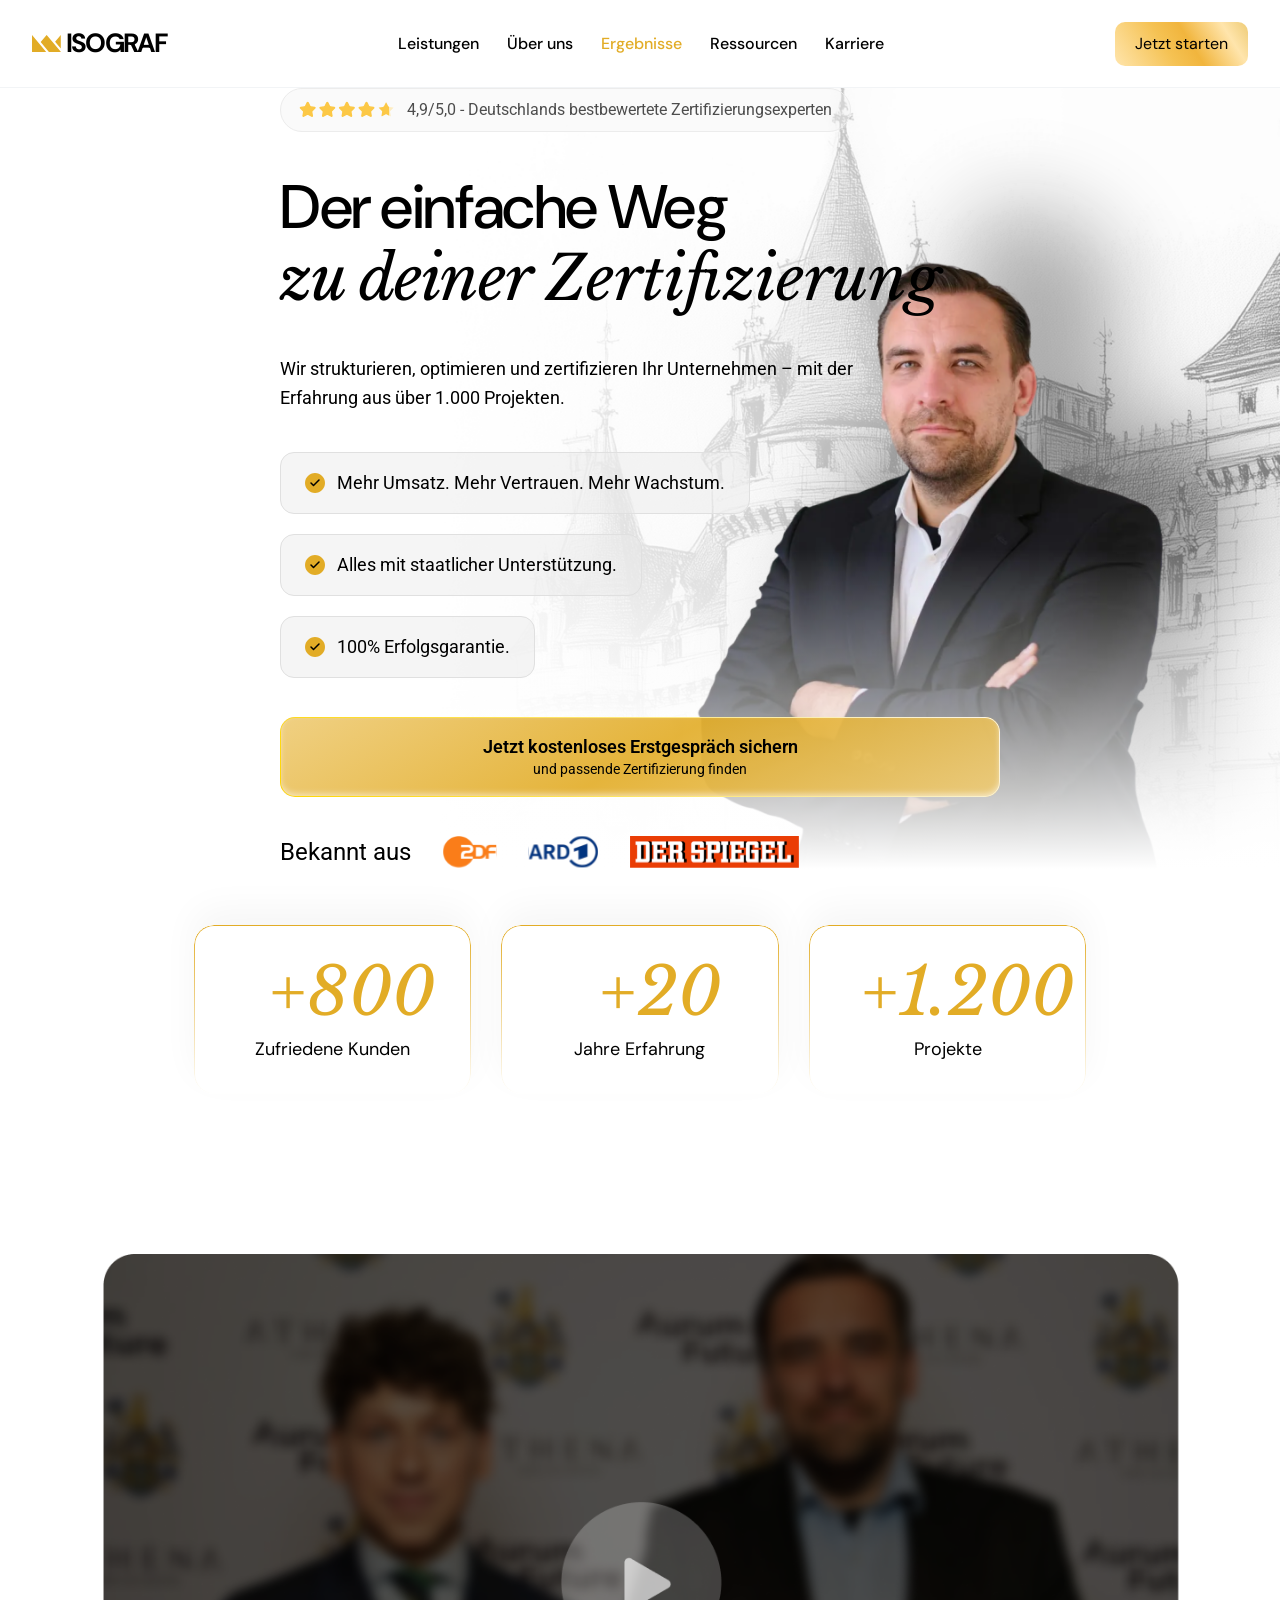
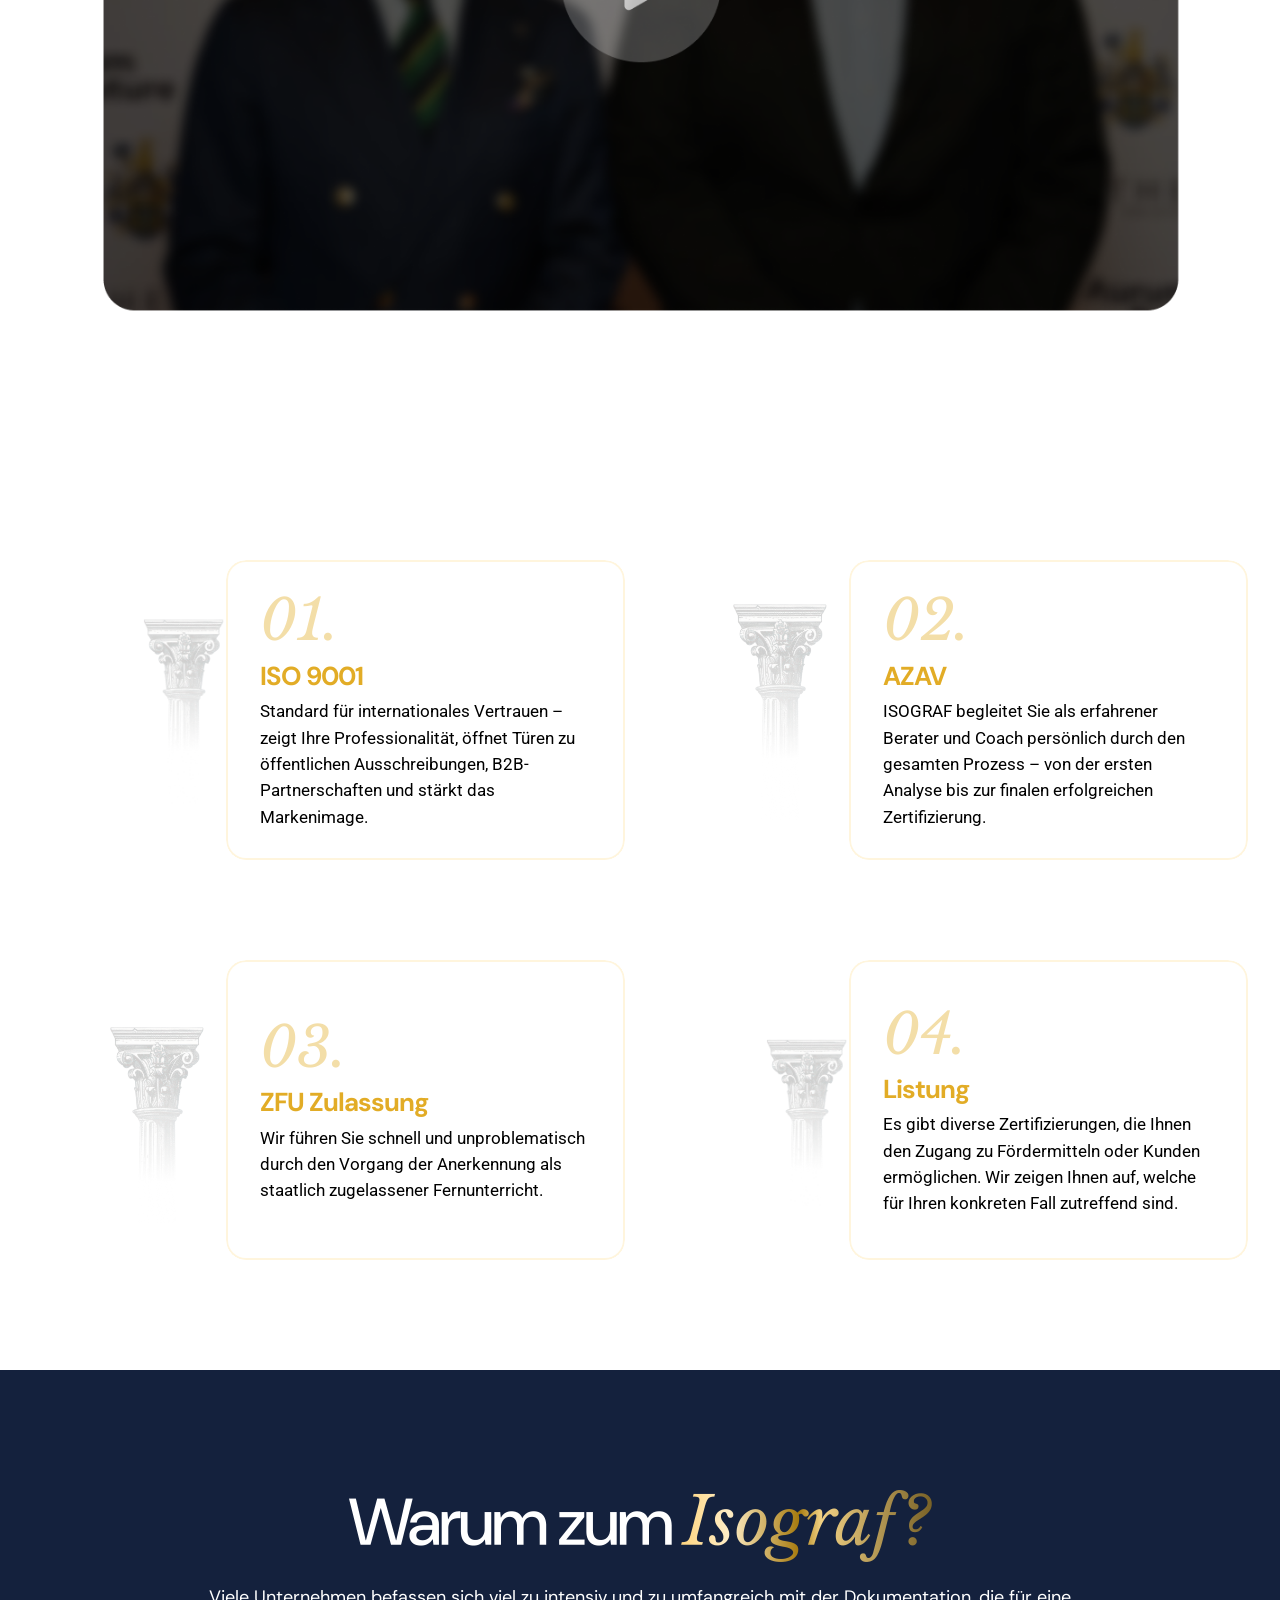
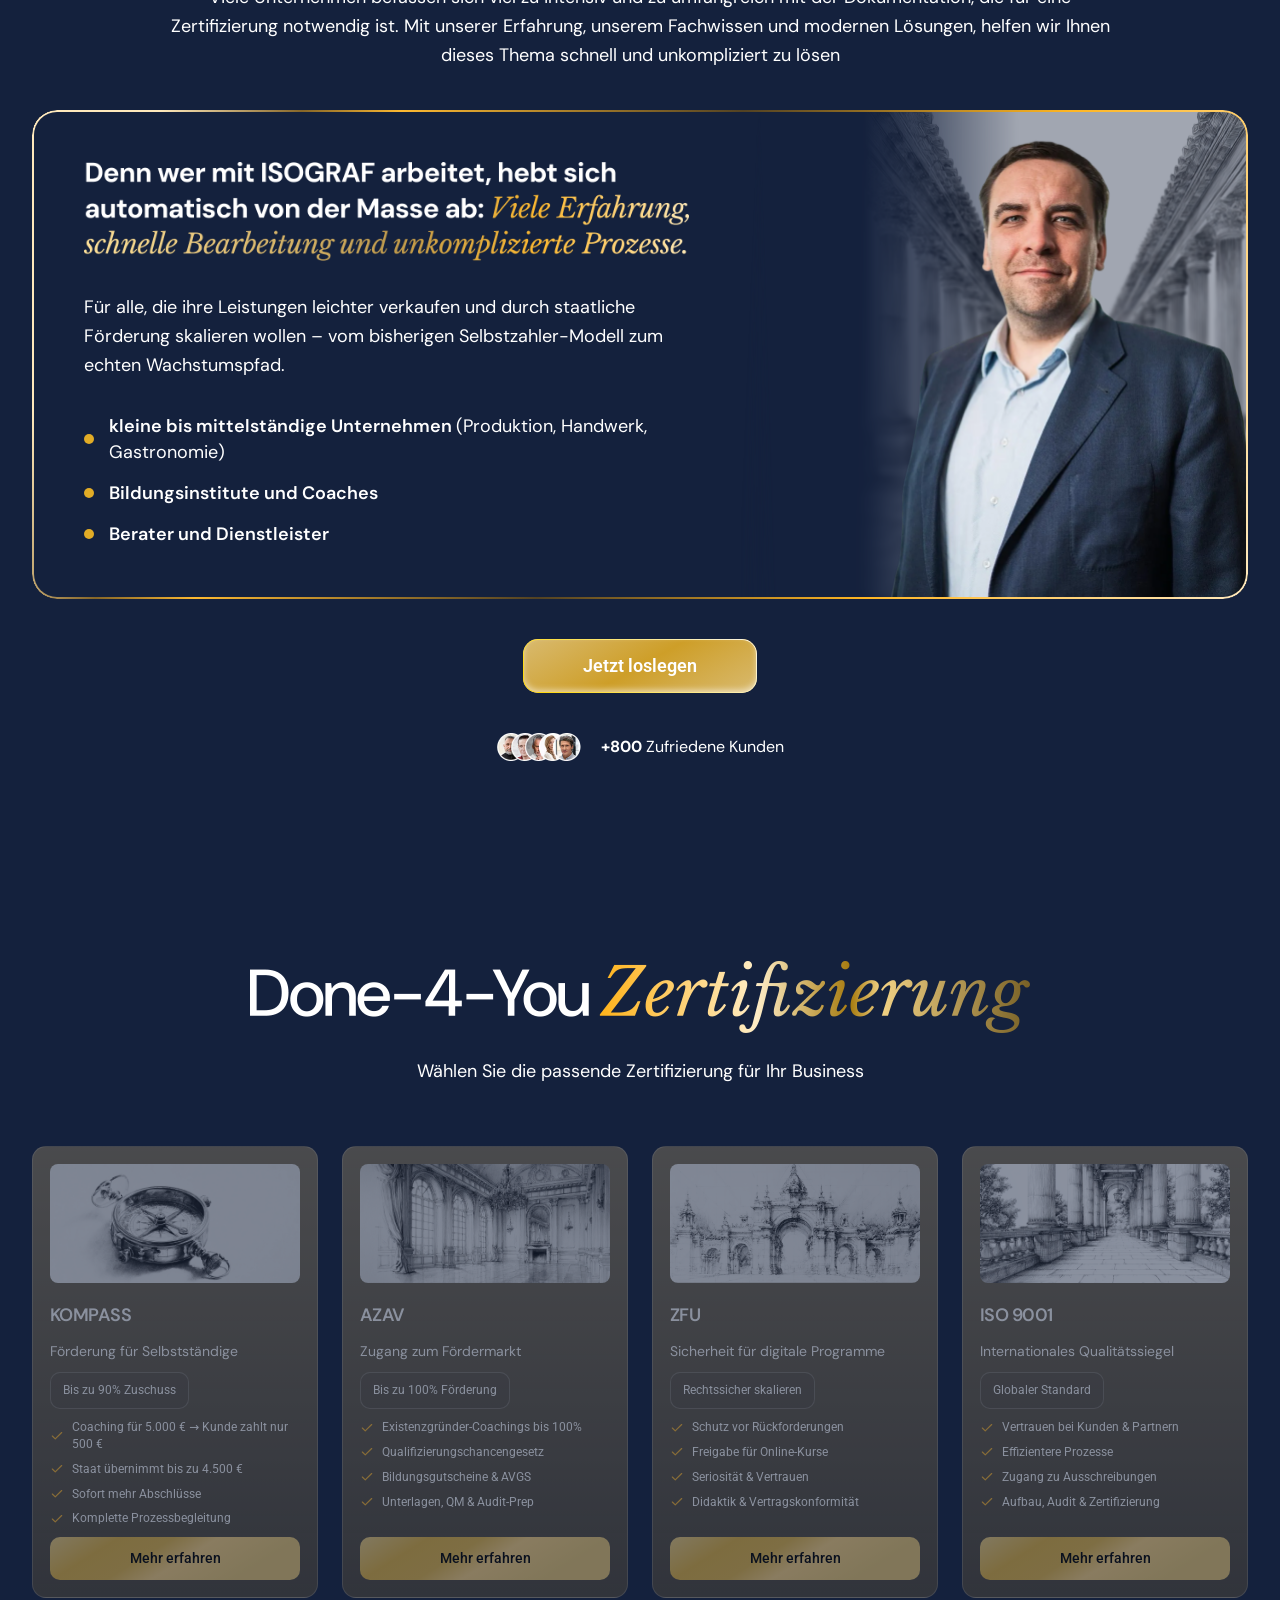
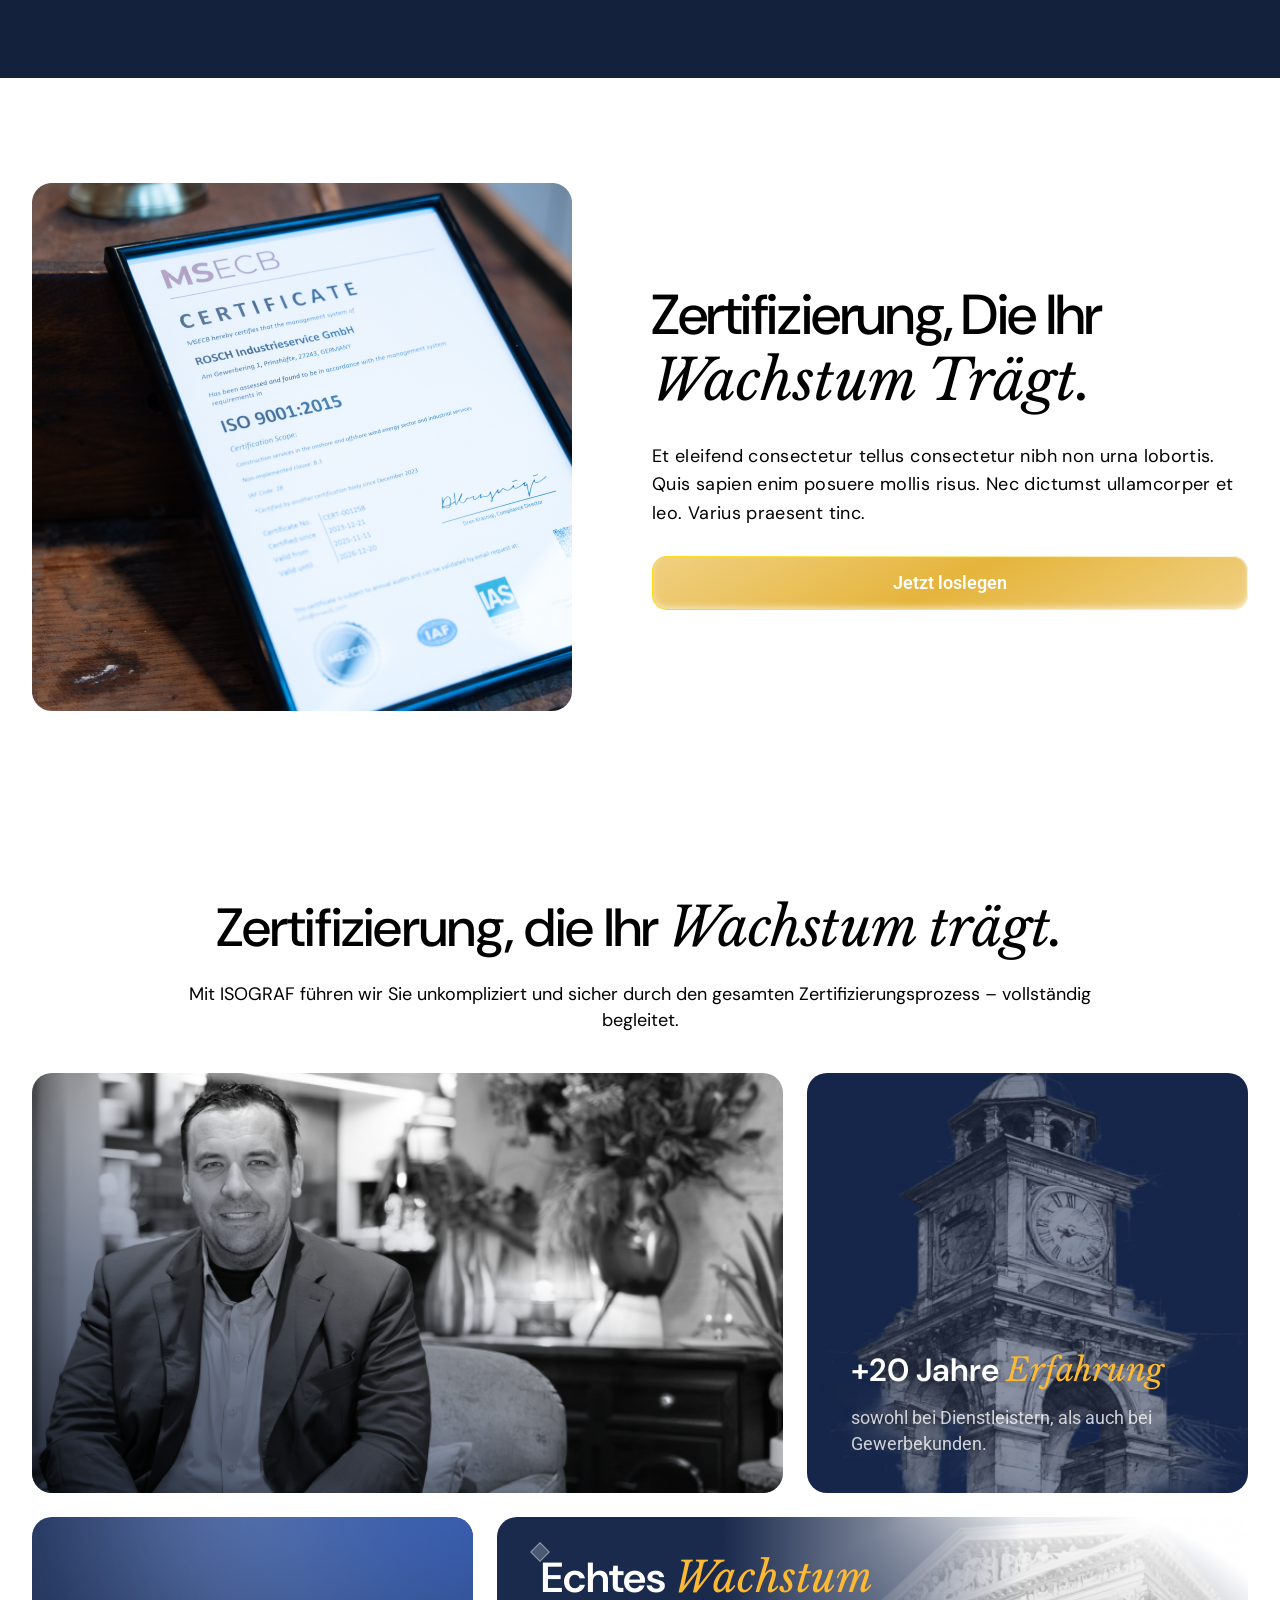
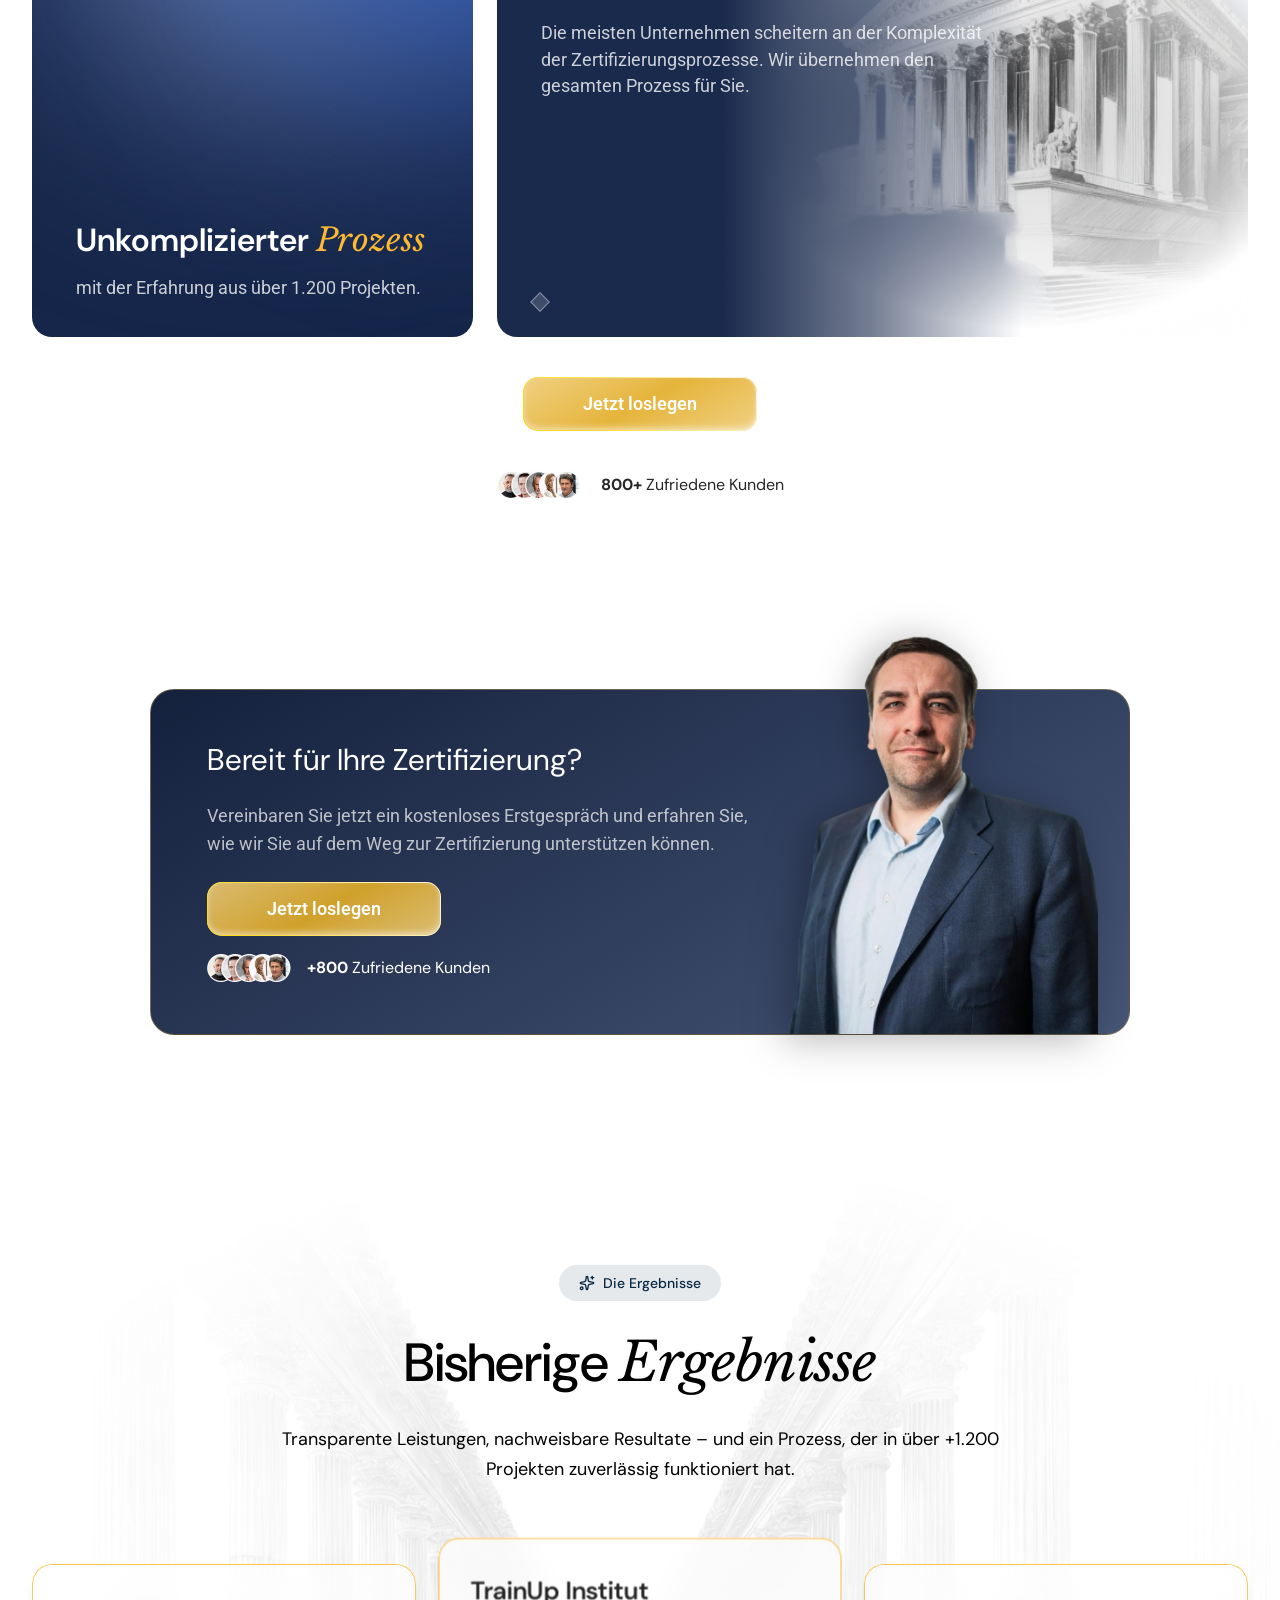
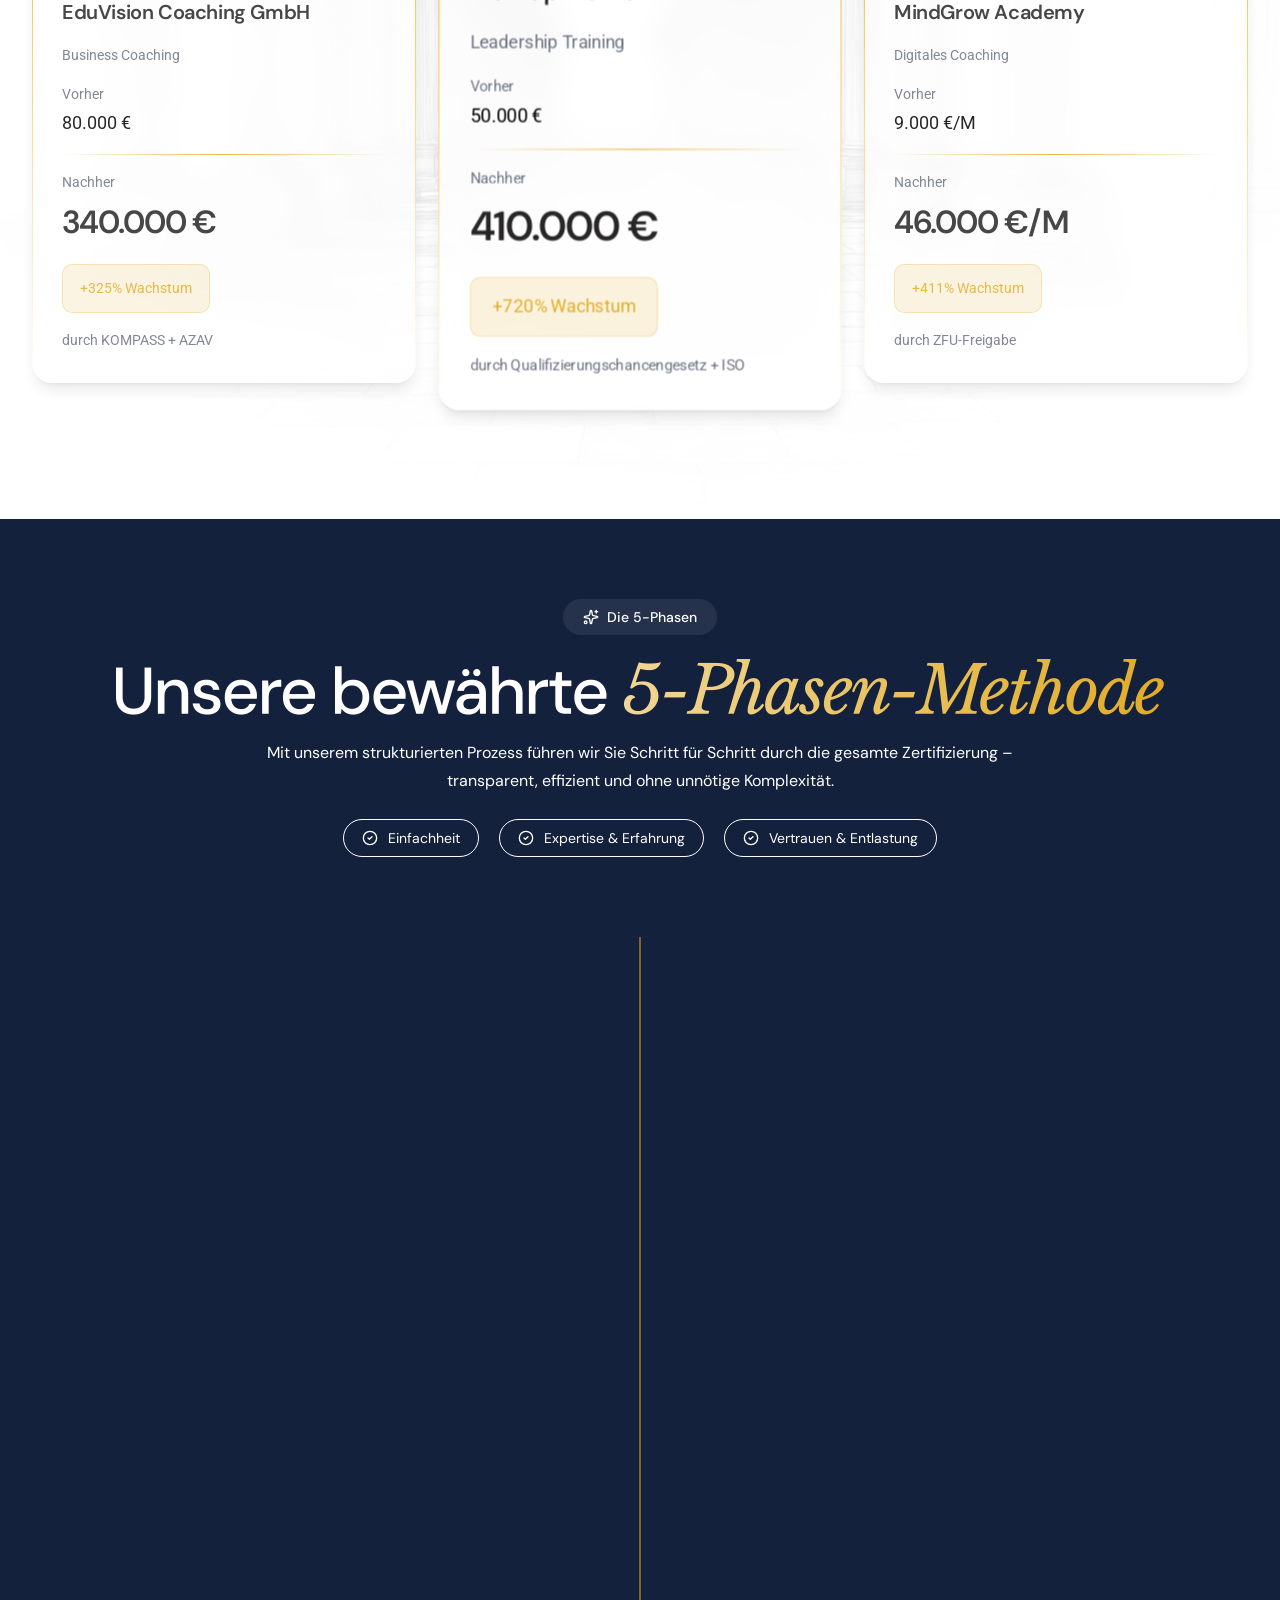
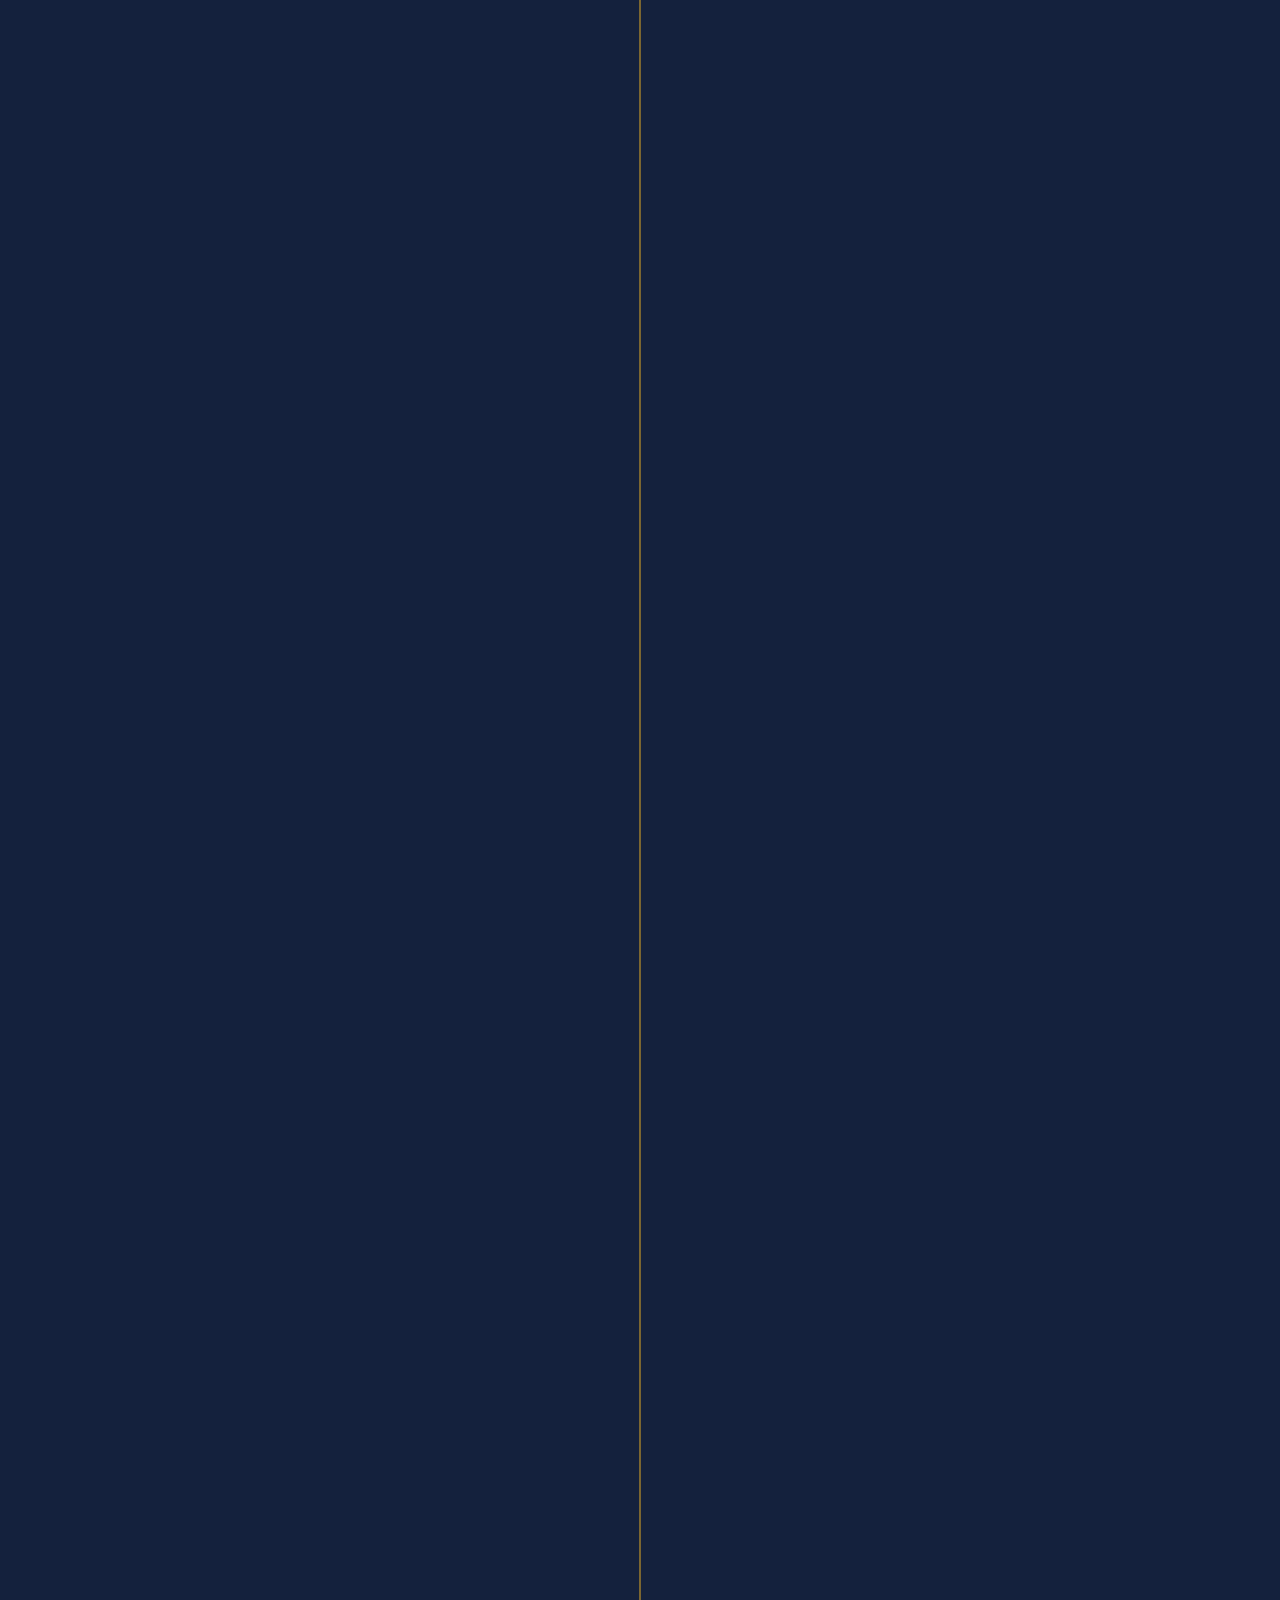
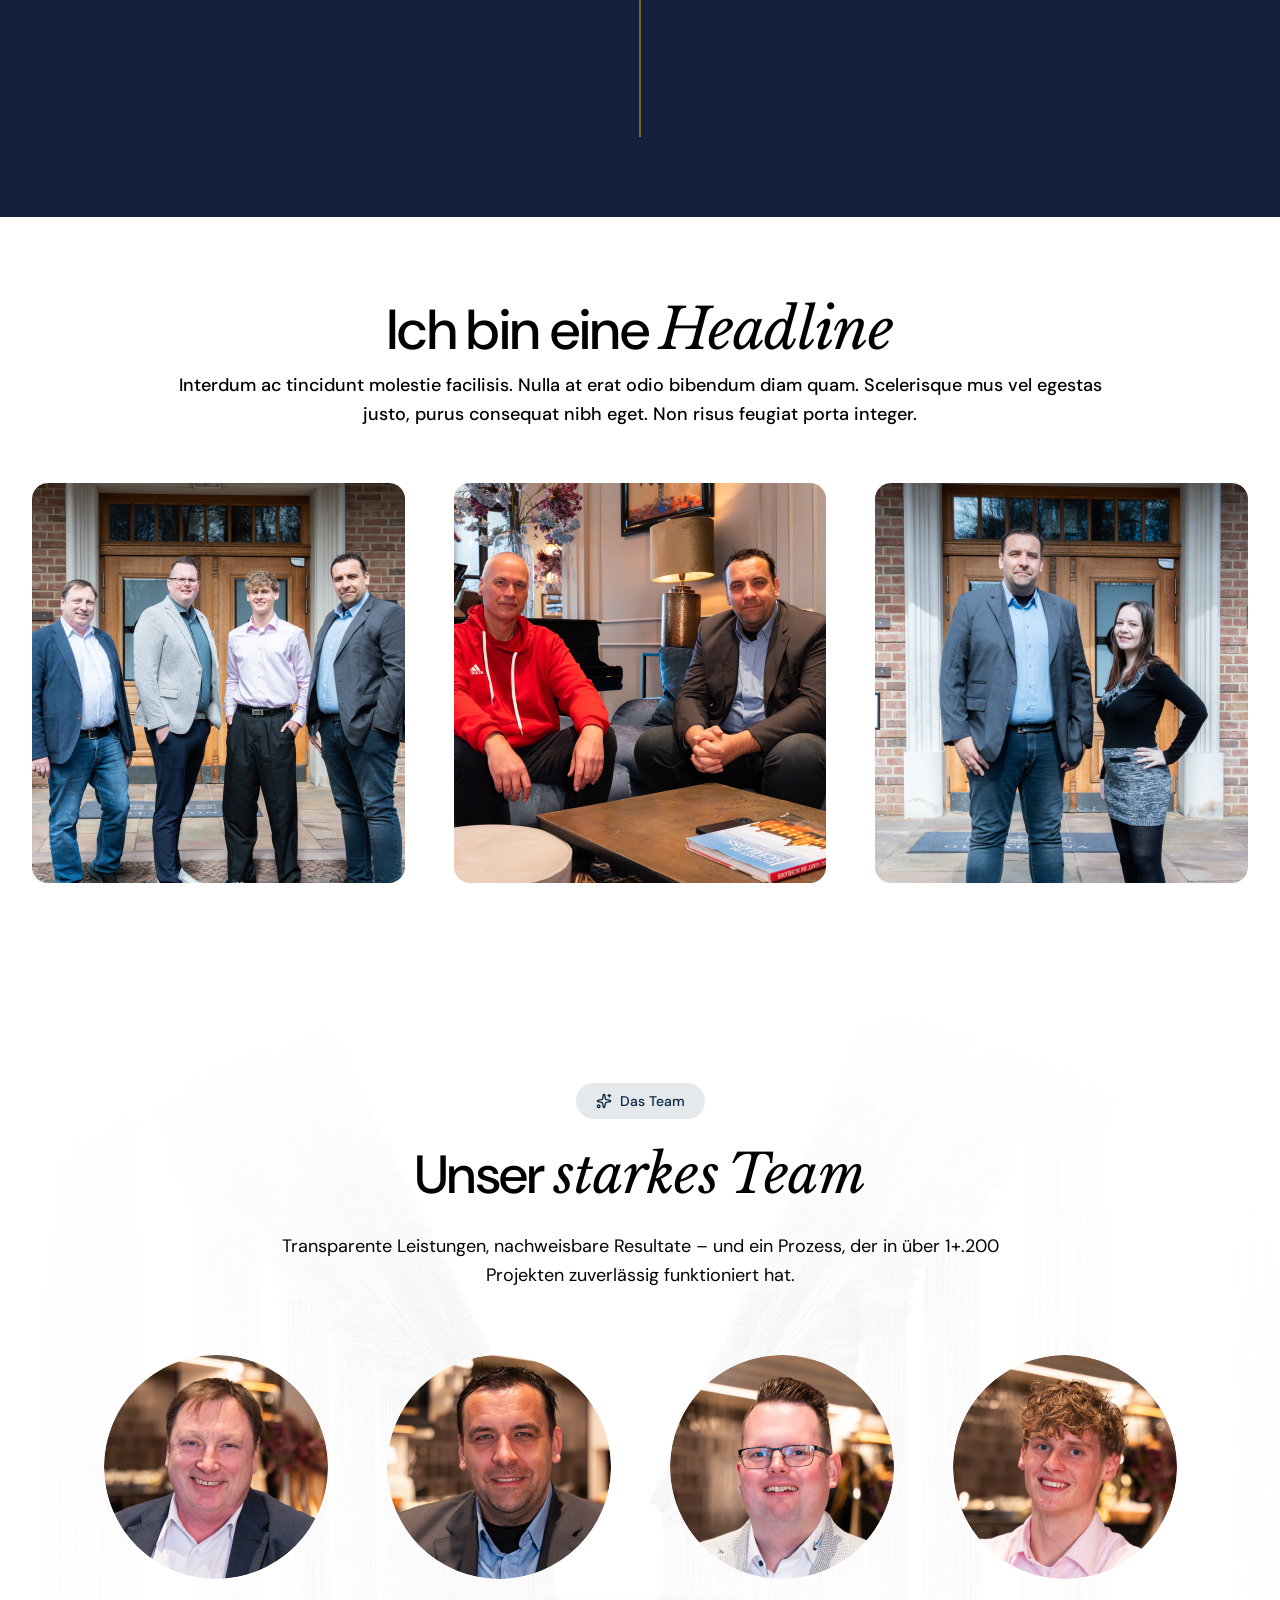
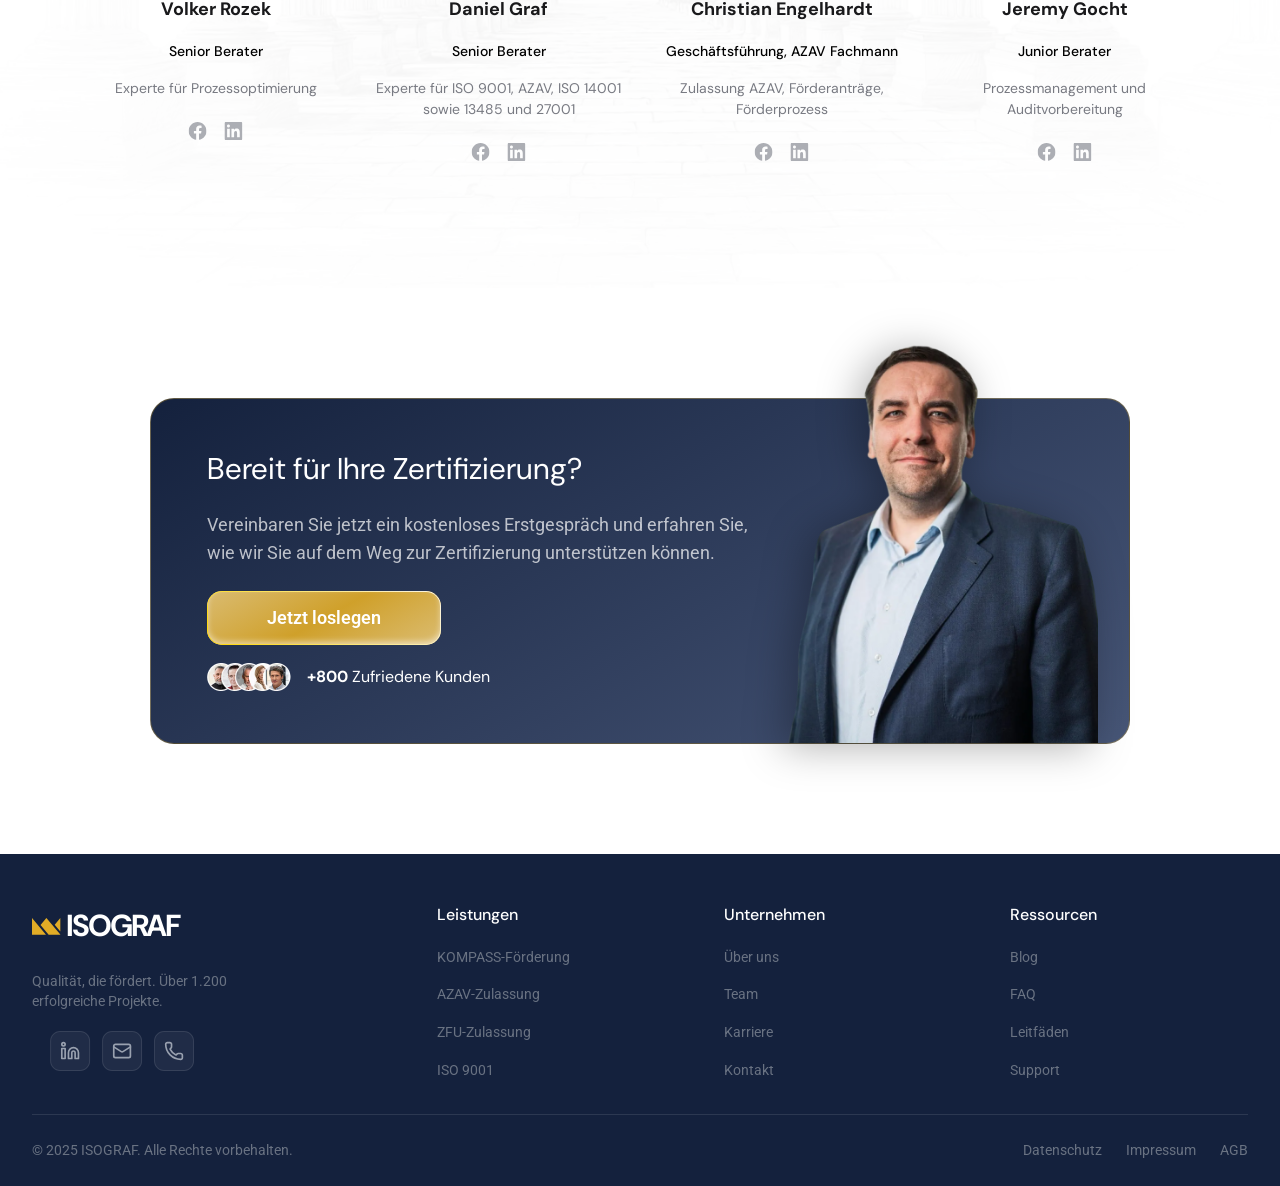
<file: index.html>
<!DOCTYPE html>
<html lang="de">
<head>
  <meta charset="UTF-8" />
  <meta name="viewport" content="width=device-width, initial-scale=1" />
  <title>ISOGRAF — Der einfache Weg zu deiner Zertifizierung</title>
  <meta name="description" content="Wir strukturieren, optimieren und zertifizieren Ihr Unternehmen – mit der Erfahrung aus über 1.000 Projekten. ISO 9001, AZAV, ZFU und mehr." />
  <link rel="preconnect" href="https://fonts.googleapis.com" />
  <link rel="preconnect" href="https://fonts.gstatic.com" crossorigin />
  <link href="https://fonts.googleapis.com/css2?family=DM+Sans:wght@400;500;600;700;800&family=Libre+Baskerville:ital@0;1&family=Roboto:wght@400;500;600&display=swap" rel="stylesheet" />
  <link rel="stylesheet" href="styles.css" />
</head>
<body>
<div class="page">

  <!-- ====================== HEADER ====================== -->
  <header class="site-header">
    <div class="site-header__inner">
      <a href="/" class="brand" aria-label="ISOGRAF Startseite">
        <img src="assets/anima/vector.svg" alt="" />
        <span>ISOGRAF</span>
      </a>
      <nav class="site-nav" id="site-nav" aria-label="Hauptnavigation">
        <a href="#leistungen">Leistungen</a>
        <a href="#ueber-uns">Über uns</a>
        <a href="#ergebnisse" aria-current="page">Ergebnisse</a>
        <a href="#ressourcen">Ressourcen</a>
        <a href="#karriere">Karriere</a>
        <a href="#kontakt" class="btn-primary-sm mobile-cta">Jetzt starten</a>
      </nav>
      <div class="site-header__cta">
        <a href="#kontakt" class="btn-primary-sm">Jetzt starten</a>
        <button class="menu-toggle" type="button" aria-label="Menü öffnen" aria-controls="site-nav" aria-expanded="false">
          <span class="menu-toggle__bar"></span>
        </a>
      </div>
    </div>
  </header>

  <main>

    <!-- ====================== 1. HERO ====================== -->
    <section class="hero" aria-labelledby="hero-heading">
      <div class="hero__art-blur" aria-hidden="true"></div>
      <div class="hero__art" aria-hidden="true"></div>
      <div class="hero__content">
        <div class="hero__rating" role="img" aria-label="4,9 von 5,0 – Deutschlands bestbewertete Zertifizierungsexperten">
          <img src="assets/anima/isografhero.svg" alt="" />
          <p>4,9/5,0 - Deutschlands bestbewertete Zertifizierungsexperten</p>
        </div>
        <header>
          <h1 id="hero-heading" class="hero__title">
            Der einfache Weg<br />
            <em>zu deiner </em><em class="no-letter-spacing">Zertifizierung</em>
          </h1>
        </header>
        <p class="hero__lead">
          Wir strukturieren, optimieren und zertifizieren Ihr Unternehmen – mit der Erfahrung aus über 1.000 Projekten.
        </p>
        <ul class="hero__benefits">
          <li class="hero__benefit">
            <img src="assets/anima/container-2.svg" alt="" aria-hidden="true" />
            <p>Mehr Umsatz. Mehr Vertrauen. Mehr Wachstum.</p>
          </li>
          <li class="hero__benefit">
            <img src="assets/anima/container-2.svg" alt="" aria-hidden="true" />
            <p>Alles mit staatlicher Unterstützung.</p>
          </li>
          <li class="hero__benefit">
            <img src="assets/anima/container-2.svg" alt="" aria-hidden="true" />
            <p>100% Erfolgsgarantie.</p>
          </li>
        </ul>
        <div class="hero__cta-row">
          <a href="#kontakt" class="btn-cta" aria-label="Jetzt kostenloses Erstgespräch sichern und passende Zertifizierung finden">
            <span class="btn-cta__main">Jetzt kostenloses Erstgespräch sichern</span>
            <span class="btn-cta__sub">und passende Zertifizierung finden</span>
          </a>
        </div>
        <div class="hero__media">
          <p class="hero__media-label">Bekannt aus</p>
          <img src="assets/anima/frame-1597884221.svg" alt="Logos bekannter Medien" />
        </div>
      </div>
    </section>

    <!-- ====================== 2. STATS BAR ====================== -->
    <section class="stats-bar" aria-label="Unternehmenskennzahlen">
      <dl class="stats-bar__inner">
        <div class="stat-card">
          <dd class="stat-card__value">+800</dd>
          <dt class="stat-card__label">Zufriedene Kunden</dt>
        </div>
        <div class="stat-card">
          <dd class="stat-card__value">+20</dd>
          <dt class="stat-card__label">Jahre Erfahrung</dt>
        </div>
        <div class="stat-card">
          <dd class="stat-card__value">+1.200</dd>
          <dt class="stat-card__label">Projekte</dt>
        </div>
      </dl>
    </section>

    <!-- ====================== 3. VIDEO INTRO (rebuilt from 4-coloumns.png flat image) ====================== -->
    <section class="video-intro" aria-label="Imagevideo">
      <div class="video-intro__frame" role="button" tabindex="0" aria-label="Imagevideo abspielen">
        <img class="video-intro__poster" src="assets/anima/4-coloumns.png" alt="ISOGRAF Imagevideo Vorschau" loading="lazy" />
        <span class="video-intro__play" aria-hidden="true"></span>
      </a>
    </section>

    <!-- ====================== 4. COURSE MODULES (4 cards) ====================== -->
    <section class="modules" aria-label="Kursmodule" id="leistungen">
      <div class="modules__grid">
        <article class="module-card">
          <img class="module-card__img"
            src="assets/anima/detaillierte-klassische-architektonische-saulenillustration-1.png"
            alt="Detaillierte klassische architektonische Säulenillustration"
            loading="lazy" />
          <div class="module-card__overlay">
            <span class="module-card__num">01.</span>
            <h3 class="module-card__title">ISO 9001</h3>
            <p class="module-card__desc">Standard für internationales Vertrauen – zeigt Ihre Professionalität, öffnet Türen zu öffentlichen Ausschreibungen, B2B-Partnerschaften und stärkt das Markenimage.</p>
          </div>
        </article>
        <article class="module-card">
          <img class="module-card__img"
            src="assets/anima/detaillierte-klassische-architektonische-saulenillustration-1-1.png"
            alt="Detaillierte klassische architektonische Säulenillustration"
            loading="lazy" />
          <div class="module-card__overlay">
            <span class="module-card__num">02.</span>
            <h3 class="module-card__title">AZAV</h3>
            <p class="module-card__desc">ISOGRAF begleitet Sie als erfahrener Berater und Coach persönlich durch den gesamten Prozess – von der ersten Analyse bis zur finalen erfolgreichen Zertifizierung.</p>
          </div>
        </article>
        <article class="module-card">
          <img class="module-card__img"
            src="assets/anima/detaillierte-klassische-architektonische-saulenillustration-1-3.png"
            alt="Detaillierte klassische architektonische Säulenillustration"
            loading="lazy" />
          <div class="module-card__overlay">
            <span class="module-card__num">03.</span>
            <h3 class="module-card__title">ZFU Zulassung</h3>
            <p class="module-card__desc">Wir führen Sie schnell und unproblematisch durch den Vorgang der Anerkennung als staatlich zugelassener Fernunterricht.</p>
          </div>
        </article>
        <article class="module-card">
          <img class="module-card__img"
            src="assets/anima/detaillierte-klassische-architektonische-saulenillustration-1-2.png"
            alt="Detaillierte klassische architektonische Säulenillustration"
            loading="lazy" />
          <div class="module-card__overlay">
            <span class="module-card__num">04.</span>
            <h3 class="module-card__title">Listung</h3>
            <p class="module-card__desc">Es gibt diverse Zertifizierungen, die Ihnen den Zugang zu Fördermitteln oder Kunden ermöglichen. Wir zeigen Ihnen auf, welche für Ihren konkreten Fall zutreffend sind.</p>
          </div>
        </article>
      </div>
    </section>

    <!-- ====================== 4. COURSE INTRODUCTION ====================== -->
    <section class="intro" id="ueber-uns" aria-labelledby="intro-heading">
      <div class="intro__inner">
        <header class="intro__header">
          <img class="intro__title-img" src="assets/anima/warum-zum-isograf-@2x.png" alt="Warum zum ISOGRAF?" />
          <h2 id="intro-heading" class="sr-only">Warum zum ISOGRAF?</h2>
          <p class="intro__lead">
            Viele Unternehmen befassen sich viel zu intensiv und zu umfangreich mit der Dokumentation, die für eine Zertifizierung notwendig ist. Mit unserer Erfahrung, unserem Fachwissen und modernen Lösungen, helfen wir Ihnen dieses Thema schnell und unkompliziert zu lösen
          </p>
        </header>
        <div class="intro__card">
          <div class="intro__copy">
            <img class="intro__copy-title-img" src="assets/anima/denn-wer-mit-isograf-arbeitet--hebt-sich-automatisch-von-der-mas@2x.png" alt="Denn wer mit ISOGRAF arbeitet, hebt sich automatisch von der Masse ab" />
            <p class="intro__copy-text">
              Für alle, die ihre Leistungen leichter verkaufen und durch staatliche Förderung skalieren wollen – vom bisherigen Selbstzahler-Modell zum echten Wachstumspfad.
            </p>
            <ul class="intro__list">
              <li class="intro__list-item">
                <img src="assets/anima/689def2521f43fcf044968b4-glass-svg.svg" alt="" aria-hidden="true" />
                <p>kleine bis mittelständige Unternehmen <span class="t-light">(Produktion, Handwerk, Gastronomie)</span></p>
              </li>
              <li class="intro__list-item">
                <img src="assets/anima/689def2521f43fcf044968b4-glass-svg-1.svg" alt="" aria-hidden="true" />
                <div>Bildungsinstitute und Coaches</div>
              </li>
              <li class="intro__list-item">
                <img src="assets/anima/689def2521f43fcf044968b4-glass-svg-2.svg" alt="" aria-hidden="true" />
                <div>Berater und Dienstleister</div>
              </li>
            </ul>
          </div>
          <div class="intro__media" role="img" aria-label="Geschäftsmann vor dekorativem Hintergrund"></div>
        </div>
        <a href="#kontakt" class="btn-cta btn-cta--single btn-cta--white" aria-label="Jetzt loslegen">
          <span class="btn-cta__main">Jetzt loslegen</span>
        </a>
        <div class="intro__customer-row">
          <img src="assets/anima/clients-of-steuern-nein-danke-3@2x.png" alt="Logos zufriedener Kunden" />
          <p><span class="b">+800</span> Zufriedene Kunden</p>
        </div>
      </div>
    </section>

    <!-- ====================== 5. EXAM / CERT CARDS ====================== -->
    <section class="exam" aria-labelledby="exam-heading">
      <header class="exam__header">
        <img class="exam__title-img" src="assets/anima/done-4-you-zertifizierung@2x.png" alt="Done-4-You Zertifizierung" />
        <h2 id="exam-heading" class="sr-only">Zertifizierungen für Ihr Business</h2>
        <p class="exam__lead">Wählen Sie die passende Zertifizierung für Ihr Business</p>
      </header>
      <div class="exam__cards">
        <article class="cert-card cert-card--side" aria-label="KOMPASS Förderung für Selbstständige">
          <img class="cert-card__img" src="assets/anima/imagewithfallback@2x.png" alt="" />
          <h3 class="cert-card__title">KOMPASS</h3>
          <p class="cert-card__sub">Förderung für Selbstständige</p>
          <div class="cert-card__badge">Bis zu 90% Zuschuss</div>
          <ul class="cert-card__features">
            <li>Coaching für 5.000 € → Kunde zahlt nur 500 €</li>
            <li>Staat übernimmt bis zu 4.500 €</li>
            <li>Sofort mehr Abschlüsse</li>
            <li>Komplette Prozessbegleitung</li>
          </ul>
          <a href="#kontakt" class="cert-card__btn" aria-label="Mehr erfahren über KOMPASS">Mehr erfahren</a>
        </article>
        <article class="cert-card cert-card--side" aria-label="AZAV Zugang zum Fördermarkt">
          <img class="cert-card__img" src="assets/anima/imagewithfallback-1@2x.png" alt="" />
          <h3 class="cert-card__title">AZAV</h3>
          <p class="cert-card__sub">Zugang zum Fördermarkt</p>
          <div class="cert-card__badge">Bis zu 100% Förderung</div>
          <ul class="cert-card__features">
            <li>Existenzgründer-Coachings bis 100%</li>
            <li>Qualifizierungschancengesetz</li>
            <li>Bildungsgutscheine &amp; AVGS</li>
            <li>Unterlagen, QM &amp; Audit-Prep</li>
          </ul>
          <a href="#kontakt" class="cert-card__btn" aria-label="Mehr erfahren über AZAV">Mehr erfahren</a>
        </article>
        <article class="cert-card cert-card--center" aria-label="ZFU Sicherheit für digitale Programme">
          <img class="cert-card__img" src="assets/anima/imagewithfallback-2@2x.png" alt="" />
          <h3 class="cert-card__title">ZFU</h3>
          <p class="cert-card__sub">Sicherheit für digitale Programme</p>
          <div class="cert-card__badge">Rechtssicher skalieren</div>
          <ul class="cert-card__features">
            <li>Schutz vor Rückforderungen</li>
            <li>Freigabe für Online-Kurse</li>
            <li>Seriosität &amp; Vertrauen</li>
            <li>Didaktik &amp; Vertragskonformität</li>
          </ul>
          <a href="#kontakt" class="cert-card__btn" aria-label="Mehr erfahren über ZFU">Mehr erfahren</a>
        </article>
        <article class="cert-card cert-card--side" aria-label="ISO 9001 Internationales Qualitätssiegel">
          <img class="cert-card__img" src="assets/anima/imagewithfallback-3@2x.png" alt="" />
          <h3 class="cert-card__title">ISO 9001</h3>
          <p class="cert-card__sub">Internationales Qualitätssiegel</p>
          <div class="cert-card__badge">Globaler Standard</div>
          <ul class="cert-card__features">
            <li>Vertrauen bei Kunden &amp; Partnern</li>
            <li>Effizientere Prozesse</li>
            <li>Zugang zu Ausschreibungen</li>
            <li>Aufbau, Audit &amp; Zertifizierung</li>
          </ul>
          <a href="#kontakt" class="cert-card__btn" aria-label="Mehr erfahren über ISO 9001">Mehr erfahren</a>
        </article>
      </div>
    </section>

    <!-- ====================== 6. CERTIFICATION FACTORS ====================== -->
    <section class="factors" aria-labelledby="factors-heading">
      <div class="factors__inner">
        <img class="factors__img" src="assets/anima/rectangle-8.png" alt="Person at a desk representing certification and business growth" loading="lazy" />
        <div class="factors__copy">
          <h2 id="factors-heading" class="factors__title">
            Zertifizierung, Die Ihr <em>Wachstum Trägt.</em>
          </h2>
          <p class="factors__text">
            Et eleifend consectetur tellus consectetur nibh non urna lobortis. Quis sapien enim posuere mollis risus. Nec dictumst ullamcorper et leo. Varius praesent tinc.
          </p>
          <a href="#kontakt" class="btn-cta btn-cta--single btn-cta--white" aria-label="Jetzt loslegen">
            <span class="btn-cta__main">Jetzt loslegen</span>
          </a>
        </div>
      </div>
    </section>

    <!-- ====================== 7. ASSURANCE ====================== -->
    <section class="assurance" aria-labelledby="assurance-heading">
      <div class="assurance__inner">
        <header class="assurance__header">
          <h2 id="assurance-heading" class="h-section">
            Zertifizierung, die Ihr <em>Wachstum trägt.</em>
          </h2>
          <p class="assurance__lead">
            Mit ISOGRAF führen wir Sie unkompliziert und sicher durch den gesamten Zertifizierungsprozess – vollständig begleitet.
          </p>
        </header>
        <div class="assurance__grid">
          <article class="panel panel--testimonials" aria-label="Kundenstimmen und Referenzen">
            <img class="panel__hero" src="assets/anima/dsc01322-1.png" alt="Teamfoto von ISOGRAF" />
          </article>
          <article class="panel panel--dark panel--experience" aria-label="Über 20 Jahre Erfahrung">
            <h3 class="panel__title"><span>+20 Jahre</span> <em>Erfahrung</em></h3>
            <p class="panel__text">sowohl bei Dienstleistern, als auch bei Gewerbekunden.</p>
          </article>
          <article class="panel panel--dark panel--process" aria-label="Unkomplizierter Prozess">
            <h3 class="panel__title"><span>Unkomplizierter</span> <em>Prozess</em></h3>
            <p class="panel__text">mit der Erfahrung aus über 1.200 Projekten.</p>
          </article>
          <article class="panel panel--dark panel--growth" aria-label="Echtes Wachstum">
            <h3 class="panel__title"><span>Echtes</span> <em>Wachstum</em></h3>
            <p class="panel__text">
              Die meisten Unternehmen scheitern an der Komplexität der Zertifizierungsprozesse. Wir übernehmen den gesamten Prozess für Sie.
            </p>
          </article>
        </div>
        <a href="#kontakt" class="btn-cta btn-cta--single btn-cta--white" aria-label="Jetzt loslegen">
          <span class="btn-cta__main">Jetzt loslegen</span>
        </a>
        <div class="intro__customer-row" style="color:#000">
          <img src="assets/anima/clients-of-steuern-nein-danke-3@2x.png" alt="Logos zufriedener Kunden" />
          <p style="color:#272525"><span class="b">800+</span> Zufriedene Kunden</p>
        </div>
      </div>
    </section>

    <!-- ====================== 8. VALUE PROPOSITION (CTA banner) ====================== -->
    <section class="cta-banner" aria-labelledby="value-heading">
      <div class="cta-banner__card">
        <div class="cta-banner__art" aria-hidden="true"></div>
        <div class="cta-banner__copy">
          <h2 id="value-heading" class="cta-banner__title">Bereit für Ihre Zertifizierung?</h2>
          <p class="cta-banner__text">
            Vereinbaren Sie jetzt ein kostenloses Erstgespräch und erfahren Sie, wie wir Sie auf dem Weg zur Zertifizierung unterstützen können.
          </p>
          <div class="cta-banner__action">
            <a href="#kontakt" class="btn-cta btn-cta--single btn-cta--white" aria-label="Jetzt loslegen">
              <span class="btn-cta__main">Jetzt loslegen</span>
            </a>
            <div class="cta-banner__proof">
              <img src="assets/anima/clients-of-steuern-nein-danke-3@2x.png" alt="Kundenbewertungen" />
              <p><span class="b">+800</span> Zufriedene Kunden</p>
            </div>
          </div>
        </div>
      </div>
    </section>

    <!-- ====================== 9. RESULTS ====================== -->
    <section class="results" id="ergebnisse" aria-labelledby="results-heading">
      <div class="results__inner">
        <header class="results__header">
          <span class="eyebrow">
            <img src="assets/anima/icon-16.svg" alt="" aria-hidden="true" />
            Die Ergebnisse
          </span>
          <h2 id="results-heading" class="h-section"><span>Bisherige</span> <em>Ergebnisse</em></h2>
          <p class="lead">
            Transparente Leistungen, nachweisbare Resultate – und ein Prozess, der in über +1.200 Projekten zuverlässig funktioniert hat.
          </p>
        </header>
        <div class="results__cards" role="list" aria-label="Ergebnisbeispiele">
          <article class="result-card result-card--side" role="listitem" aria-label="EduVision Coaching GmbH: 80.000 € vorher, 340.000 € nachher">
            <h3 class="result-card__company">EduVision Coaching GmbH</h3>
            <p class="result-card__category">Business Coaching</p>
            <div class="result-card__row"><span class="result-card__row-label">Vorher</span><span class="result-card__row-value">80.000 €</span></div>
            <div class="result-card__divider" aria-hidden="true"></div>
            <div class="result-card__row"><span class="result-card__row-label">Nachher</span><span class="result-card__after">340.000 €</span></div>
            <span class="result-card__growth">+325% Wachstum</span>
            <p class="result-card__note">durch KOMPASS + AZAV</p>
          </article>
          <article class="result-card result-card--center" role="listitem" aria-label="TrainUp Institut: 50.000 € vorher, 410.000 € nachher">
            <h3 class="result-card__company">TrainUp Institut</h3>
            <p class="result-card__category">Leadership Training</p>
            <div class="result-card__row"><span class="result-card__row-label">Vorher</span><span class="result-card__row-value">50.000 €</span></div>
            <div class="result-card__divider" aria-hidden="true"></div>
            <div class="result-card__row"><span class="result-card__row-label">Nachher</span><span class="result-card__after">410.000 €</span></div>
            <span class="result-card__growth">+720% Wachstum</span>
            <p class="result-card__note">durch Qualifizierungschancengesetz + ISO</p>
          </article>
          <article class="result-card result-card--side" role="listitem" aria-label="MindGrow Academy: 9.000 €/M vorher, 46.000 €/M nachher">
            <h3 class="result-card__company">MindGrow Academy</h3>
            <p class="result-card__category">Digitales Coaching</p>
            <div class="result-card__row"><span class="result-card__row-label">Vorher</span><span class="result-card__row-value">9.000 €/M</span></div>
            <div class="result-card__divider" aria-hidden="true"></div>
            <div class="result-card__row"><span class="result-card__row-label">Nachher</span><span class="result-card__after">46.000 €/M</span></div>
            <span class="result-card__growth">+411% Wachstum</span>
            <p class="result-card__note">durch ZFU-Freigabe</p>
          </article>
        </div>
      </div>
    </section>

    <!-- ====================== 10. 5-PHASEN METHOD ====================== -->
    <section class="phases" aria-labelledby="phases-heading">
      <div class="phases__inner">
        <header class="phases__header">
          <span class="eyebrow" style="background:rgba(255,255,255,0.08);color:#fff">
            <img src="assets/anima/icon-17.svg" alt="" aria-hidden="true" />
            Die 5-Phasen
          </span>
          <img class="phases__title-img" src="assets/anima/unsere-bew-hrte-5-phasen-methode@2x.png" alt="Unsere bewährte 5-Phasen-Methode" />
          <h2 id="phases-heading" class="sr-only">Unsere bewährte 5-Phasen-Methode</h2>
          <p class="phases__lead">
            Mit unserem strukturierten Prozess führen wir Sie Schritt für Schritt durch die gesamte Zertifizierung – transparent, effizient und ohne unnötige Komplexität.
          </p>
          <ul class="phases__badges">
            <li class="phases__badge"><img src="assets/anima/icon-19.svg" alt="" aria-hidden="true" />Einfachheit</li>
            <li class="phases__badge"><img src="assets/anima/icon-19.svg" alt="" aria-hidden="true" />Expertise &amp; Erfahrung</li>
            <li class="phases__badge"><img src="assets/anima/icon-20.svg" alt="" aria-hidden="true" />Vertrauen &amp; Entlastung</li>
          </ul>
        </header>
        <ol class="phases__list">
          <li class="phase phase--text-right">
            <div class="phase__copy">
              <span class="phase__num">01</span>
              <h3 class="phase__title">Analyse &amp; Strategie</h3>
              <p class="phase__text">Wir analysieren Ihre aktuelle Situation und entwickeln eine maßgeschneiderte Strategie für Ihre Zertifizierung.</p>
            </div>
            <div class="phase__media">
              <div class="phase__img" role="img" aria-label="Analyse und Strategie" style="background-image:url('assets/anima/imagewithfallback-4.png');"></div>
            </div>
            <span class="phase__dot" aria-hidden="true"></span>
          </li>
          <li class="phase phase--reverse">
            <div class="phase__copy">
              <span class="phase__num">02</span>
              <h3 class="phase__title">Dokumentation</h3>
              <p class="phase__text">Wir erstellen alle notwendigen Dokumente, Prozesse und Handbücher nach aktuellen Standards.</p>
            </div>
            <div class="phase__media">
              <div class="phase__img" role="img" aria-label="Dokumentation" style="background-image:url('assets/anima/imagewithfallback-5.png');"></div>
            </div>
            <span class="phase__dot" aria-hidden="true"></span>
          </li>
          <li class="phase phase--text-right">
            <div class="phase__copy">
              <span class="phase__num">03</span>
              <h3 class="phase__title">Implementierung</h3>
              <p class="phase__text">Ihr Team wird geschult und alle Prozesse werden in Ihrem Unternehmen implementiert.</p>
            </div>
            <div class="phase__media">
              <div class="phase__img" role="img" aria-label="Implementierung" style="background-image:url('assets/anima/imagewithfallback-6.png');"></div>
            </div>
            <span class="phase__dot" aria-hidden="true"></span>
          </li>
          <li class="phase phase--reverse">
            <div class="phase__copy">
              <span class="phase__num">04</span>
              <h3 class="phase__title">Audit-Vorbereitung</h3>
              <p class="phase__text">Wir simulieren das Audit und bereiten Sie optimal auf die Prüfung vor. Keine Überraschungen.</p>
            </div>
            <div class="phase__media">
              <div class="phase__img" role="img" aria-label="Audit-Vorbereitung" style="background-image:url('assets/anima/imagewithfallback-7.png');"></div>
            </div>
            <span class="phase__dot" aria-hidden="true"></span>
          </li>
          <li class="phase phase--text-right">
            <div class="phase__copy">
              <span class="phase__num">05</span>
              <h3 class="phase__title">Zertifizierung</h3>
              <p class="phase__text">Wir begleiten Sie beim Audit und feiern gemeinsam Ihre erfolgreiche Zertifizierung.</p>
            </div>
            <div class="phase__media">
              <div class="phase__img" role="img" aria-label="Zertifizierung" style="background-image:url('assets/anima/imagewithfallback-8.png');"></div>
            </div>
            <span class="phase__dot" aria-hidden="true"></span>
          </li>
        </ol>
      </div>
    </section>

    <!-- ====================== 11. RELATED CONTENT ====================== -->
    <section class="related" id="ressourcen" aria-labelledby="related-heading">
      <div class="related__inner">
        <header class="related__header">
          <h2 id="related-heading" class="related__title">
            Ich bin eine <em>Headline</em>
          </h2>
          <p class="related__text">
            Interdum ac tincidunt molestie facilisis. Nulla at erat odio bibendum diam quam. Scelerisque mus vel egestas justo, purus consequat nibh eget. Non risus feugiat porta integer.
          </p>
        </header>
        <div class="related__grid" role="list" aria-label="Related content gallery">
          <figure role="listitem" style="margin:0"><img src="assets/anima/rectangle-22@2x.png" alt="Related content image 1" loading="lazy" decoding="async" /></figure>
          <figure role="listitem" style="margin:0"><img src="assets/anima/rectangle-23@2x.png" alt="Related content image 2" loading="lazy" decoding="async" /></figure>
          <figure role="listitem" style="margin:0"><img src="assets/anima/rectangle-21@2x.png" alt="Related content image 3" loading="lazy" decoding="async" /></figure>
        </div>
      </div>
    </section>

    <!-- ====================== 12. TEAM ====================== -->
    <section class="team" id="karriere" aria-labelledby="team-heading">
      <div class="team__inner">
        <header class="team__header">
          <span class="eyebrow">
            <img src="assets/anima/icon-21.svg" alt="" aria-hidden="true" />
            Das Team
          </span>
          <h2 id="team-heading" class="h-section">Unser <em>starkes</em> <em>Team</em></h2>
          <p class="lead">
            Transparente Leistungen, nachweisbare Resultate – und ein Prozess, der in über 1+.200 Projekten zuverlässig funktioniert hat.
          </p>
        </header>
        <div class="team__grid" role="list" aria-label="Teammitglieder">
          <article class="team-member" role="listitem">
            <img class="team-member__img" src="assets/anima/cute-smiling-young-man-with-bristle-looking-satisfied-1@2x.png" alt="Volker Rozek" />
            <h3 class="team-member__name">Volker Rozek</h3>
            <div class="team-member__role">Senior Berater</div>
            <p class="team-member__desc">Experte für Prozessoptimierung</p>
            <img class="team-member__social" src="assets/anima/frame-1000004258.svg" alt="" aria-hidden="true" />
          </article>
          <article class="team-member" role="listitem">
            <img class="team-member__img" src="assets/anima/cute-smiling-young-man-with-bristle-looking-satisfied-1-1@2x.png" alt="Daniel Graf" />
            <h3 class="team-member__name">Daniel Graf</h3>
            <div class="team-member__role">Senior Berater</div>
            <p class="team-member__desc">Experte für ISO 9001, AZAV, ISO 14001 sowie 13485 und 27001</p>
            <img class="team-member__social" src="assets/anima/frame-1000004258-1.svg" alt="" aria-hidden="true" />
          </article>
          <article class="team-member" role="listitem">
            <img class="team-member__img" src="assets/anima/cute-smiling-young-man-with-bristle-looking-satisfied-1-2@2x.png" alt="Christian Engelhardt" />
            <h3 class="team-member__name">Christian Engelhardt</h3>
            <div class="team-member__role">Geschäftsführung, AZAV Fachmann</div>
            <p class="team-member__desc">Zulassung AZAV, Förderanträge, Förderprozess</p>
            <img class="team-member__social" src="assets/anima/frame-1000004258-2.svg" alt="" aria-hidden="true" />
          </article>
          <article class="team-member" role="listitem">
            <img class="team-member__img" src="assets/anima/cute-smiling-young-man-with-bristle-looking-satisfied-1-3@2x.png" alt="Jeremy Gocht" />
            <h3 class="team-member__name">Jeremy Gocht</h3>
            <div class="team-member__role">Junior Berater</div>
            <p class="team-member__desc">Prozessmanagement und Auditvorbereitung</p>
            <img class="team-member__social" src="assets/anima/frame-1000004258-3.svg" alt="" aria-hidden="true" />
          </article>
        </div>
      </div>
    </section>

    <!-- ====================== 13. CONSULTATION (CTA banner reused) ====================== -->
    <section class="cta-banner" id="kontakt" aria-labelledby="consult-heading">
      <div class="cta-banner__card">
        <div class="cta-banner__art" aria-hidden="true"></div>
        <div class="cta-banner__copy">
          <h2 id="consult-heading" class="cta-banner__title">Bereit für Ihre Zertifizierung?</h2>
          <p class="cta-banner__text">
            Vereinbaren Sie jetzt ein kostenloses Erstgespräch und erfahren Sie, wie wir Sie auf dem Weg zur Zertifizierung unterstützen können.
          </p>
          <div class="cta-banner__action">
            <a href="#kontakt" class="btn-cta btn-cta--single btn-cta--white" aria-label="Jetzt loslegen">
              <span class="btn-cta__main">Jetzt loslegen</span>
            </a>
            <div class="cta-banner__proof">
              <img src="assets/anima/clients-of-steuern-nein-danke-3@2x.png" alt="Kundenbewertungen" />
              <p><span class="b">+800</span> Zufriedene Kunden</p>
            </div>
          </div>
        </div>
      </div>
    </section>

  </main>

  <!-- ====================== FOOTER ====================== -->
  <footer class="site-footer" aria-labelledby="footer-brand">
    <div class="site-footer__inner">
      <div class="site-footer__grid">
        <div class="footer-brand">
          <a href="/" class="brand" id="footer-brand">
            <img src="assets/anima/vector-1.svg" alt="" />
            <span>ISOGRAF</span>
          </a>
          <p>Qualität, die fördert. Über 1.200 erfolgreiche Projekte.</p>
          <img class="social" src="assets/anima/container-6.svg" alt="Social Media Links" />
        </div>
        <nav class="footer-col" aria-label="Leistungen">
          <h3>Leistungen</h3>
          <ul>
            <li><a href="#">KOMPASS-Förderung</a></li>
            <li><a href="#">AZAV-Zulassung</a></li>
            <li><a href="#">ZFU-Zulassung</a></li>
            <li><a href="#">ISO 9001</a></li>
          </ul>
        </nav>
        <nav class="footer-col" aria-label="Unternehmen">
          <h3>Unternehmen</h3>
          <ul>
            <li><a href="#ueber-uns">Über uns</a></li>
            <li><a href="#karriere">Team</a></li>
            <li><a href="#karriere">Karriere</a></li>
            <li><a href="#kontakt">Kontakt</a></li>
          </ul>
        </nav>
        <nav class="footer-col" aria-label="Ressourcen">
          <h3>Ressourcen</h3>
          <ul>
            <li><a href="#">Blog</a></li>
            <li><a href="#">FAQ</a></li>
            <li><a href="#">Leitfäden</a></li>
            <li><a href="#">Support</a></li>
          </ul>
        </nav>
      </div>
      <div class="footer-legal">
        <p>© 2025 ISOGRAF. Alle Rechte vorbehalten.</p>
        <nav aria-label="Rechtliches">
          <a href="#">Datenschutz</a>
          <a href="#">Impressum</a>
          <a href="#">AGB</a>
        </nav>
      </div>
    </div>
  </footer>

</div>

<script src="script.js" defer></script>
</body>
</html>
</file>
<file: styles.css>
/* ==========================================================================
   ISOGRAF Landing Page V10 — vanilla CSS converted from Anima export
   Design intent: identical to Figma at 1440px, fully responsive below.
   ========================================================================== */

/* ---------- Tokens ---------- */
:root {
  --gold: #e2ac26;
  --gold-light: #fdb931;
  --gold-pale: #ffe5ac;
  --gold-soft: #ffd683;
  --navy: #14213d;
  --navy-2: #16264a;
  --navy-3: #1a2a4e;
  --navy-grad-end: #475677;
  --text: #000;
  --text-dark: #272525;
  --text-gray: #6a7282;
  --text-mute: #697282;
  --text-soft: #4d4d4d;
  --bg: #fff;
  --bg-alt: #f9f7f2;
  --border-light: #f2f4f6;
  --border-card: #e0e0e0;
  --border-gold-soft: rgba(226, 172, 38, 0.3);

  --gold-gradient: linear-gradient(58deg, #ffe5ac 0%, #f5c253 39%, #f1b53d 56%, #ffe5ac 83%, #eecb75 100%);
  --gold-button: linear-gradient(151deg, rgba(238, 203, 117, 0.9) 0%, rgba(226, 172, 38, 0.9) 50%, rgba(238, 203, 117, 0.9) 100%);
  --gold-card-grad: linear-gradient(180deg, rgba(255, 214, 131, 0.46) 0%, rgba(253, 185, 49, 0.25) 100%);
  --gold-frame-grad: linear-gradient(206deg, #edcc79 0%, #997222 25%, #e9bd50 50%, #94721c 78%, #edcc79 88%);
  --navy-card-grad: linear-gradient(149deg, #14213d 0%, #475677 100%);

  --font-display: 'DM Sans', system-ui, -apple-system, BlinkMacSystemFont, sans-serif;
  --font-italic: 'Libre Baskerville', Georgia, 'Times New Roman', serif;
  --font-body: 'Roboto', system-ui, -apple-system, BlinkMacSystemFont, sans-serif;

  --max-w: 1440px;
  --content-w: 1320px;
  --header-h: 88px;
  --shadow-card: 0 4px 6px -4px rgba(0, 0, 0, 0.1), 0 10px 15px -3px rgba(0, 0, 0, 0.1);
}

/* ---------- Reset / base ---------- */
*, *::before, *::after { box-sizing: border-box; }
html, body { margin: 0; padding: 0; }
html { -webkit-text-size-adjust: 100%; scroll-behavior: smooth; }
body {
  font-family: var(--font-body);
  font-size: 16px;
  line-height: 1.6;
  color: var(--text);
  background: var(--bg);
  -webkit-font-smoothing: antialiased;
  -moz-osx-font-smoothing: grayscale;
  overflow-x: hidden;
}
img, svg { display: block; max-width: 100%; height: auto; }
img { border: 0; }
ul, ol { list-style: none; padding: 0; margin: 0; }
a { color: inherit; text-decoration: none; }
button {
  font: inherit;
  color: inherit;
  background: none;
  border: 0;
  padding: 0;
  cursor: pointer;
}
a.btn-cta, a.cert-card__btn { text-decoration: none; color: inherit; }
.mobile-cta { display: none !important; }
button:focus-visible,
a:focus-visible { outline: 2px solid var(--gold); outline-offset: 3px; border-radius: 4px; }
h1, h2, h3, h4, p { margin: 0; }

/* ---------- Layout primitives ---------- */
.page {
  display: flex;
  flex-direction: column;
  align-items: stretch;
  width: 100%;
  min-width: 0;
  overflow: hidden;
}
.sr-only {
  position: absolute;
  width: 1px; height: 1px;
  padding: 0; margin: -1px;
  overflow: hidden;
  clip: rect(0, 0, 0, 0);
  white-space: nowrap;
  border: 0;
}

/* ---------- Buttons ---------- */
.btn-primary-sm {
  display: inline-flex;
  align-items: center;
  justify-content: center;
  padding: 10px 20px;
  border-radius: 10px;
  background: var(--gold-gradient);
  color: #000;
  font-family: var(--font-display);
  font-weight: 400;
  font-size: 16px;
  line-height: 24px;
  white-space: nowrap;
  cursor: pointer;
  transition: transform 0.18s ease;
}
.btn-primary-sm:hover { transform: translateY(-1px); }

/* large CTA — gold w/ inner highlight + golden gradient border via pseudo-element */
.btn-cta {
  position: relative;
  display: inline-flex;
  flex-direction: column;
  align-items: center;
  justify-content: center;
  padding: 18px 60px;
  min-height: 64px;
  border-radius: 15px;
  background: var(--gold-button);
  box-shadow: inset 0 -3px 6.2px rgba(255, 255, 255, 0.57);
  cursor: pointer;
  text-align: center;
  transition: transform 0.18s ease, box-shadow 0.18s ease;
}
.btn-cta::before {
  content: "";
  position: absolute;
  inset: 0;
  padding: 1px;
  border-radius: 15px;
  background: linear-gradient(43deg, #ffd700 0%, #faf5e9 100%);
  -webkit-mask: linear-gradient(#fff 0 0) content-box, linear-gradient(#fff 0 0);
  -webkit-mask-composite: xor;
  mask-composite: exclude;
  pointer-events: none;
}
.btn-cta:hover {
  transform: translateY(-1px);
  box-shadow: inset 0 -3px 6.2px rgba(255, 255, 255, 0.7), 0 6px 14px rgba(226, 172, 38, 0.3);
}
.btn-cta__main {
  font-family: var(--font-body);
  font-weight: 600;
  font-size: 18px;
  line-height: 24px;
  color: #000;
}
.btn-cta__sub {
  font-family: var(--font-body);
  font-weight: 400;
  font-size: 14px;
  line-height: 20px;
  color: #000;
}
.btn-cta--white .btn-cta__main { color: #fff; }
.btn-cta--single { padding: 15px 60px; min-height: 54px; }

/* ---------- Headline pattern ---------- */
.h-display {
  font-family: var(--font-display);
  font-weight: 500;
  font-size: clamp(36px, 4.6vw, 66px);
  line-height: 1.18;
  color: #000;
  letter-spacing: -0.02em;
}
.h-display em,
.h-display .italic {
  font-family: var(--font-italic);
  font-style: italic;
  font-weight: 400;
}
.h-section {
  font-family: var(--font-display);
  font-weight: 500;
  font-size: clamp(34px, 4.2vw, 60px);
  line-height: 1.18;
  letter-spacing: -0.015em;
  color: #000;
  text-align: center;
}
.h-section em,
.h-section .italic {
  font-family: var(--font-italic);
  font-style: italic;
  font-weight: 400;
}
.h-section--light, .h-display--light { color: #fff; }
.h-section--light em, .h-display--light em { color: #fdb931; }

.eyebrow {
  display: inline-flex;
  align-items: center;
  gap: 8px;
  height: 36px;
  padding: 0 20px;
  border-radius: 9999px;
  background: rgba(8, 39, 66, 0.1);
  font-family: var(--font-display);
  font-weight: 500;
  font-size: 14px;
  color: #082742;
}
.eyebrow img { width: 16px; height: 16px; }

.lead {
  font-family: var(--font-display);
  font-weight: 400;
  font-size: 18px;
  line-height: 1.62;
  color: #000;
  text-align: center;
}
.lead--light { color: #fff; }

/* ============================================================
   HEADER
============================================================ */
.site-header {
  position: sticky;
  top: 0;
  z-index: 100;
  width: 100%;
  height: var(--header-h);
  display: flex;
  align-items: center;
  justify-content: center;
  background: rgba(255, 255, 255, 0.95);
  backdrop-filter: saturate(180%) blur(8px);
  -webkit-backdrop-filter: saturate(180%) blur(8px);
  border-bottom: 1px solid var(--border-light);
}
.site-header__inner {
  width: 100%;
  max-width: 1317px;
  padding: 0 32px;
  display: flex;
  align-items: center;
  justify-content: space-between;
  gap: 24px;
}
.brand {
  display: inline-flex;
  align-items: center;
  gap: 5.34px;
  font-family: var(--font-display);
  font-weight: 700;
  font-size: 26.4px;
  letter-spacing: -1.85px;
  color: #000;
}
.brand img { width: 28.81px; height: 17.87px; }
.site-nav { display: flex; align-items: center; gap: 28px; }
.site-nav a {
  font-family: var(--font-display);
  font-weight: 500;
  font-size: 16px;
  line-height: 24px;
  color: #000;
  white-space: nowrap;
  transition: color 0.15s ease;
}
.site-nav a[aria-current="page"] { color: var(--gold); }
.site-nav a:hover { color: var(--gold); }
.site-header__cta { display: flex; align-items: center; gap: 24px; }
.menu-toggle {
  display: none;
  width: 44px; height: 44px;
  align-items: center; justify-content: center;
  background: transparent;
  position: relative;
}
.menu-toggle__bar,
.menu-toggle__bar::before,
.menu-toggle__bar::after {
  display: block;
  width: 24px; height: 2px;
  background: #000;
}
.menu-toggle__bar::before,
.menu-toggle__bar::after {
  content: "";
  position: absolute; left: 50%;
  transform: translateX(-50%);
  transition: transform 0.2s ease, top 0.2s ease;
}
.menu-toggle__bar { position: relative; }
.menu-toggle__bar::before { top: -7px; }
.menu-toggle__bar::after  { top: 7px; }
.menu-toggle[aria-expanded="true"] .menu-toggle__bar { background: transparent; }
.menu-toggle[aria-expanded="true"] .menu-toggle__bar::before { top: 0; transform: translateX(-50%) rotate(45deg); }
.menu-toggle[aria-expanded="true"] .menu-toggle__bar::after  { top: 0; transform: translateX(-50%) rotate(-45deg); }

/* ============================================================
   SECTION 1 — HERO
============================================================ */
.hero {
  position: relative;
  width: 100%;
  display: flex;
  justify-content: center;
  background: #fff url("assets/anima/placeholder-image.png") right center / cover no-repeat;
  overflow: hidden;
  isolation: isolate;
}
.hero__inner {
  position: relative;
  width: 100%;
  max-width: var(--max-w);
  min-height: 880px;
  display: flex;
  align-items: center;
  padding: 40px 32px 80px 160px;
}
.hero__art {
  position: absolute;
  bottom: 0;
  right: -2%;
  width: 65%;
  max-width: 960px;
  height: 105%;
  background: url("assets/anima/isografprobleme-1.png") right bottom / contain no-repeat;
  z-index: -2;
  pointer-events: none;
}
.hero__art-blur {
  position: absolute;
  bottom: 0;
  right: -4%;
  width: 65%;
  max-width: 960px;
  height: 105%;
  background: url("assets/anima/isografprobleme.png") right bottom / contain no-repeat;
  filter: blur(36.75px);
  opacity: 0.55;
  z-index: -3;
  pointer-events: none;
}
.hero::after {
  content: "";
  position: absolute;
  left: 0; right: 0; bottom: 0;
  height: 320px;
  background: linear-gradient(180deg, rgba(255, 255, 255, 0) 0%, #fff 100%);
  z-index: -1;
  pointer-events: none;
}
.hero__content {
  width: 100%;
  max-width: 720px;
  display: flex;
  flex-direction: column;
  gap: 39px;
}
.hero__rating {
  display: flex;
  align-items: center;
  gap: 12px;
  height: 44px;
  padding: 0 18px;
  background: rgba(239, 239, 239, 0.34);
  border: 1.15px solid #ececec;
  border-radius: 9999px;
  width: fit-content;
  max-width: 100%;
}
.hero__rating img { height: 18px; width: auto; flex-shrink: 0; }
.hero__rating p {
  font-family: var(--font-body);
  font-weight: 400;
  font-size: 16px;
  color: var(--text-soft);
  line-height: 1.4;
}
.hero__title {
  font-family: var(--font-display);
  font-weight: 500;
  font-size: clamp(40px, 4.8vw, 66px);
  line-height: 1.18;
  letter-spacing: -1.42px;
  color: #000;
}
.hero__title em {
  font-family: var(--font-italic);
  font-style: italic;
  font-weight: 400;
  letter-spacing: -1.42px;
}
.hero__title em.no-letter-spacing { letter-spacing: 0; }
.hero__lead {
  max-width: 604px;
  font-family: var(--font-body);
  font-weight: 400;
  font-size: 18px;
  line-height: 1.6;
  color: #000;
}
.hero__benefits {
  display: flex;
  flex-direction: column;
  gap: 20px;
}
.hero__benefit {
  display: inline-flex;
  align-items: center;
  gap: 12px;
  padding: 16px 24px;
  background: rgba(236, 236, 236, 0.5);
  border: 1px solid var(--border-card);
  border-radius: 14px;
  width: fit-content;
  max-width: 100%;
}
.hero__benefit img { width: 20px; height: 20px; flex-shrink: 0; }
.hero__benefit p {
  font-family: var(--font-body);
  font-weight: 400;
  font-size: 18px;
  line-height: 28px;
  color: #000;
}
.hero__cta-row { display: flex; flex-direction: column; gap: 20px; }
.hero__media {
  display: inline-flex;
  align-items: center;
  gap: 32px;
  flex-wrap: wrap;
}
.hero__media-label {
  font-family: var(--font-body);
  font-weight: 400;
  font-size: 24px;
  line-height: 1.4;
  color: #000;
}
.hero__media img { max-height: 32px; width: auto; }

/* ============================================================
   SECTION 2 — STATS BAR
============================================================ */
.stats-bar {
  width: 100%;
  display: flex;
  justify-content: center;
  padding: 40px 32px;
  background: var(--bg);
}
.stats-bar__inner {
  position: relative;
  width: 100%;
  max-width: 893px;
  display: grid;
  grid-template-columns: repeat(3, 1fr);
  gap: 30px;
  border-radius: 20px;
}
.stat-card {
  position: relative;
  height: 169px;
  padding: 24px 32px;
  background: rgba(255, 255, 255, 0.3);
  border-radius: 20px;
  display: flex;
  flex-direction: column;
  justify-content: center;
  align-items: center;
  gap: 4px;
  overflow: hidden;
  box-shadow: 0 -16px 36px rgba(0, 0, 0, 0.04);
}
.stat-card::before {
  content: "";
  position: absolute;
  inset: 0;
  padding: 1px;
  border-radius: 20px;
  background: linear-gradient(180deg, var(--gold) 0%, #fff 100%);
  -webkit-mask: linear-gradient(#fff 0 0) content-box, linear-gradient(#fff 0 0);
  -webkit-mask-composite: xor;
  mask-composite: exclude;
  pointer-events: none;
}
.stat-card__value {
  font-family: var(--font-italic);
  font-style: italic;
  font-size: 66px;
  line-height: 1.15;
  color: var(--gold);
  white-space: nowrap;
}
.stat-card__label {
  font-family: var(--font-display);
  font-weight: 400;
  font-size: 18px;
  color: #000;
  white-space: nowrap;
}

/* ============================================================
   SECTION 3a — VIDEO INTRO (rebuilt from 4-coloumns.png flat image)
============================================================ */
.video-intro {
  width: 100%;
  display: flex;
  justify-content: center;
  padding: 40px 0 80px;
  background: var(--bg);
}
.video-intro__frame {
  position: relative;
  width: 100%;
  max-width: 1340px;
  background: transparent;
  border: 0;
  cursor: pointer;
  padding: 0;
  transition: transform 0.2s ease;
}
.video-intro__poster {
  width: 100%;
  height: auto;
  display: block;
  border-radius: 16px;
}
.video-intro__frame:hover {
  transform: translateY(-2px);
}
/* poster styles moved to .video-intro__frame block above */
.video-intro__play { display: none; }
@media (max-width: 1199px) {
  .video-intro { padding: 40px 24px 80px; }
}
@media (max-width: 767px) {
  .video-intro { padding: 24px 16px 48px; }
}

/* ============================================================
   SECTION 3 — COURSE MODULES (4 cards)
============================================================ */
.modules {
  width: 100%;
  padding: 80px 32px;
  background: var(--bg);
  display: flex;
  justify-content: center;
}
.modules__grid {
  display: grid;
  grid-template-columns: repeat(2, 1fr);
  gap: 40px 30px;
  max-width: 1320px;
  width: 100%;
}
.module-card {
  position: relative;
  display: grid;
  grid-template-columns: 1.05fr 1fr;
  align-items: center;
  min-height: 360px;
}
.module-card__img {
  width: 100%;
  height: auto;
  max-height: 460px;
  object-fit: contain;
}
.module-card__overlay {
  position: relative;
  margin-left: -110px;
  z-index: 2;
  background: rgba(255, 255, 255, 0.08);
  border-radius: 20px;
  padding: 28px 34px;
  min-height: 300px;
  display: flex;
  flex-direction: column;
  justify-content: center;
  gap: 4px;
  backdrop-filter: blur(13.5px) brightness(1);
  -webkit-backdrop-filter: blur(13.5px) brightness(1);
  overflow: hidden;
}
.module-card__overlay::before {
  content: "";
  position: absolute;
  inset: 0;
  padding: 2px;
  border-radius: 20px;
  background: radial-gradient(50% 50% at 50% 50%, #fdb931 0%, #7e5e1d 62%, #fff5dd 86%);
  -webkit-mask: linear-gradient(#fff 0 0) content-box, linear-gradient(#fff 0 0);
  -webkit-mask-composite: xor;
  mask-composite: exclude;
  pointer-events: none;
}
.module-card__num {
  font-family: var(--font-italic);
  font-style: italic;
  font-size: 56px;
  line-height: 1.15;
  color: var(--gold);
  opacity: 0.4;
}
.module-card__title {
  font-family: var(--font-display);
  font-weight: 700;
  font-size: 26px;
  line-height: 1.4;
  letter-spacing: -1px;
  color: var(--gold);
}
.module-card__desc {
  font-family: var(--font-body);
  font-weight: 400;
  font-size: 17px;
  line-height: 1.55;
  color: #000;
}

/* ============================================================
   SECTION 4 — COURSE INTRODUCTION
============================================================ */
.intro {
  width: 100%;
  display: flex;
  justify-content: center;
  padding: 120px 32px;
  background: var(--navy);
}
.intro__inner {
  width: 100%;
  max-width: 1340px;
  display: flex;
  flex-direction: column;
  align-items: center;
  gap: 40px;
}
.intro__header {
  display: flex;
  flex-direction: column;
  align-items: center;
  gap: 21px;
  text-align: center;
}
.intro__title-img { max-width: 583px; height: auto; width: 100%; }
.intro__lead {
  max-width: 952px;
  font-family: var(--font-display);
  font-weight: 400;
  font-size: 18px;
  line-height: 1.62;
  color: #fff;
  text-align: center;
}
.intro__card {
  position: relative;
  width: 100%;
  display: grid;
  grid-template-columns: 1.4fr 1fr;
  align-items: stretch;
  border-radius: 25px;
  overflow: hidden;
  isolation: isolate;
}
.intro__card::before {
  content: "";
  position: absolute;
  inset: 0;
  padding: 2px;
  border-radius: 25px;
  background: linear-gradient(113deg, #ffe9bc 9%, #866628 19%, #fdb931 26%, #524223 50%, #ffb623 73%, #ffeac0 100%);
  -webkit-mask: linear-gradient(#fff 0 0) content-box, linear-gradient(#fff 0 0);
  -webkit-mask-composite: xor;
  mask-composite: exclude;
  pointer-events: none;
  z-index: 2;
}
.intro__copy {
  padding: 52px;
  display: flex;
  flex-direction: column;
  gap: 32px;
  background: var(--navy);
}
.intro__copy-title-img { width: 100%; max-width: 632px; height: auto; }
.intro__copy-text {
  max-width: 600px;
  font-family: var(--font-display);
  font-weight: 400;
  font-size: 18px;
  line-height: 1.62;
  color: #fff;
}
.intro__list {
  display: flex;
  flex-direction: column;
  gap: 15px;
}
.intro__list-item {
  display: flex;
  align-items: center;
  gap: 15px;
}
.intro__list-item img { display: none; }
.intro__list-item::before {
  content: "";
  display: inline-block;
  width: 10px;
  height: 10px;
  border-radius: 50%;
  background: var(--gold);
  flex-shrink: 0;
}
.intro__list-item p,
.intro__list-item div {
  font-family: var(--font-display);
  font-weight: 600;
  font-size: 18px;
  line-height: 1.45;
  color: #fff;
}
.intro__list-item p span.t-light { font-weight: 400; }
.intro__media {
  position: relative;
  align-self: stretch;
  min-height: 440px;
  background:
    url("assets/anima/isografprobleme-3.png") right bottom / contain no-repeat,
    url("assets/anima/background@2x.png") center / cover no-repeat;
  background-size: contain, cover;
  background-position: right bottom, center;
}
.intro__customer-row {
  display: flex;
  align-items: center;
  gap: 20px;
  flex-wrap: wrap;
  justify-content: center;
}
.intro__customer-row img { height: 28px; width: auto; }
.intro__customer-row p {
  font-family: var(--font-display);
  font-size: 16px;
  color: #fff;
}
.intro__customer-row p .b { font-weight: 700; }

/* ============================================================
   SECTION 5 — EXAM PREP (certification cards)
============================================================ */
.exam {
  width: 100%;
  display: flex;
  flex-direction: column;
  align-items: center;
  padding: 80px 32px;
  background: var(--navy);
  gap: 60px;
}
.exam__header {
  text-align: center;
  display: flex;
  flex-direction: column;
  align-items: center;
  gap: 24px;
}
.exam__title-img { max-width: 780px; width: 100%; height: auto; }
.exam__lead {
  max-width: 600px;
  font-family: var(--font-display);
  font-size: 18px;
  line-height: 1.6;
  color: #fff;
}
.exam__cards {
  display: grid;
  grid-template-columns: repeat(4, 1fr);
  align-items: stretch;
  gap: 24px;
  max-width: 1320px;
  width: 100%;
}
.cert-card {
  position: relative;
  border-radius: 14px;
  overflow: hidden;
  background: var(--gold-card-grad);
  border: 1px solid #fff;
  padding: 17px;
  display: flex;
  flex-direction: column;
  gap: 10px;
}
/* All cards: default = inactive (dimmed) */
.cert-card--side,
.cert-card--center {
  opacity: 0.5;
  transition: opacity .35s ease, transform .35s ease, border-color .35s ease, box-shadow .35s ease;
  border: 1px solid rgba(255,255,255,0.2);
}
/* Active card = highlighted, gold frame */
.cert-card.is-active {
  opacity: 1;
  z-index: 3;
  border-color: transparent;
  box-shadow: 0 8px 32px rgba(226,172,38,0.25);
}
.cert-card.is-active::after {
  content: "";
  position: absolute;
  inset: 0;
  padding: 2px;
  border-radius: 15px;
  background: var(--gold-frame-grad);
  -webkit-mask: linear-gradient(#fff 0 0) content-box, linear-gradient(#fff 0 0);
  -webkit-mask-composite: xor;
  mask-composite: exclude;
  pointer-events: none;
}
.cert-card.is-active .cert-card__title { font-size: 22px; }
.cert-card.is-active .cert-card__badge { font-size: 15px; padding: 10px 14px; }
.cert-card.is-active .cert-card__features li { font-size: 15px; }
.cert-card.is-active .cert-card__btn { font-size: 17px; padding: 14px; }
.cert-card__img {
  width: 100%;
  aspect-ratio: 2.1 / 1;
  object-fit: cover;
  border-radius: 8px;
}
.cert-card__title {
  font-family: var(--font-display);
  font-weight: 600;
  font-size: 18px;
  letter-spacing: -0.54px;
  color: #fff;
  margin-top: 8px;
}
/* Removed: .cert-card--center size overrides — now handled by .is-active */
.cert-card__sub {
  font-family: var(--font-display);
  font-weight: 400;
  font-size: 14px;
  color: #fff;
}
.cert-card__badge {
  display: inline-flex;
  align-items: center;
  align-self: flex-start;
  padding: 8px 12px;
  background: rgba(20, 33, 61, 0.05);
  border: 1px solid rgba(255, 255, 255, 0.2);
  border-radius: 10px;
  font-family: var(--font-body);
  font-size: 12px;
  color: #fff;
  white-space: nowrap;
}
/* Removed: center badge override — now in .is-active */
.cert-card__features {
  display: flex;
  flex-direction: column;
  gap: 8px;
}
.cert-card__features li {
  display: flex;
  align-items: center;
  gap: 8px;
  font-family: var(--font-body);
  font-size: 12px;
  line-height: 1.4;
  color: #fff;
}
.cert-card__features li::before {
  content: "";
  display: inline-block;
  width: 14px; height: 14px;
  background: var(--gold-light);
  -webkit-mask: url("assets/anima/icon-4.svg") center / contain no-repeat;
          mask: url("assets/anima/icon-4.svg") center / contain no-repeat;
  flex-shrink: 0;
}
/* Removed: center features override — now in .is-active */
.cert-card__btn {
  margin-top: auto;
  padding: 10px;
  display: inline-flex;
  align-items: center;
  justify-content: center;
  gap: 6px;
  border-radius: 10px;
  background: linear-gradient(148deg, #efd083 0%, #e6b742 22%, #e7ba4a 39%, #fed683 53%, #edcb75 79%);
  font-family: var(--font-body);
  font-size: 14px;
  color: #fff;
  cursor: pointer;
  font-weight: 500;
}
/* Removed: center btn override — now in .is-active */

/* Carousel nav (Done-4-You) */
.exam__carousel {
  display: flex;
  flex-direction: column;
  align-items: center;
  gap: 18px;
  margin-top: 8px;
}
.exam__arrows { display: flex; align-items: center; gap: 18px; }
.exam__arrow {
  width: 44px;
  height: 44px;
  border-radius: 50%;
  display: inline-flex;
  align-items: center;
  justify-content: center;
  cursor: pointer;
  transition: transform .18s ease, background .18s ease, color .18s ease, border-color .18s ease;
}
.exam__arrow--prev {
  background: rgba(255,255,255,0.95);
  color: var(--navy);
  border: 1px solid rgba(255,255,255,0.9);
}
.exam__arrow--next {
  background: var(--gold-button);
  color: #fff;
  border: 1px solid rgba(255,214,131,0.7);
  box-shadow: 0 4px 12px rgba(226,172,38,0.35);
}
.exam__arrow:hover { transform: translateY(-1px); }
.exam__dots { display: flex; align-items: center; gap: 12px; }
.exam__dot {
  width: 9px;
  height: 9px;
  border-radius: 50%;
  border: 1px solid rgba(255,255,255,0.55);
  background: transparent;
  cursor: pointer;
  padding: 0;
  transition: background .2s ease, transform .2s ease, border-color .2s ease;
}
.exam__dot.is-active {
  background: var(--gold);
  border-color: var(--gold);
  transform: scale(1.15);
}

/* ============================================================
   SECTION 6 — CERTIFICATION FACTORS
============================================================ */
.factors {
  width: 100%;
  display: flex;
  justify-content: center;
  padding: 105px 32px;
  background: var(--bg);
}
.factors__inner {
  width: 100%;
  max-width: 1300px;
  display: grid;
  grid-template-columns: 540px 1fr;
  gap: 80px;
  align-items: center;
}
.factors__img {
  width: 100%;
  height: 528px;
  object-fit: cover;
  border-radius: 8px;
}
.factors__copy { display: flex; flex-direction: column; gap: 28px; }
.factors__title {
  font-family: var(--font-display);
  font-weight: 500;
  font-size: clamp(36px, 4.4vw, 66px);
  line-height: 1.15;
  letter-spacing: -1.42px;
  color: #000;
}
.factors__title em {
  font-family: var(--font-italic);
  font-style: italic;
  font-weight: 400;
  letter-spacing: 0;
}
.factors__text {
  font-family: var(--font-display);
  font-size: 18px;
  line-height: 1.6;
  letter-spacing: 0.36px;
  color: #000;
}

/* ============================================================
   SECTION 7 — ASSURANCE (4 panel grid)
============================================================ */
.assurance {
  width: 100%;
  display: flex;
  justify-content: center;
  padding: 80px 32px;
  background: var(--bg);
}
.assurance__inner {
  width: 100%;
  max-width: 1340px;
  display: flex;
  flex-direction: column;
  align-items: center;
  gap: 40px;
}
.assurance__header {
  display: flex;
  flex-direction: column;
  align-items: center;
  gap: 21px;
  text-align: center;
}
.assurance__lead {
  max-width: 952px;
  font-family: var(--font-display);
  font-size: 18px;
  line-height: 1.45;
  color: #000;
}
.assurance__grid {
  display: grid;
  grid-template-columns: repeat(8, 1fr);
  grid-template-rows: 420px 420px;
  gap: 24px;
  width: 100%;
}
.panel--testimonials { grid-column: 1 / 6; grid-row: 1; }
.panel--experience  { grid-column: 6 / 9; grid-row: 1; }
.panel--process     { grid-column: 1 / 4; grid-row: 2; }
.panel--growth      { grid-column: 4 / 9; grid-row: 2; }
/* Grid placement handled by explicit grid-column/grid-row above */

.panel {
  position: relative;
  border-radius: 20px;
  overflow: hidden;
  isolation: isolate;
  padding: 36px 44px;
  display: flex;
  flex-direction: column;
  justify-content: flex-end;
  gap: 16px;
}
.panel--dark {
  background: var(--navy-2);
  color: #fff;
}
.panel__title {
  font-family: var(--font-display);
  font-weight: 600;
  font-size: 32px;
  line-height: 1.15;
  color: #fff;
}
.panel__title em {
  font-family: var(--font-italic);
  font-style: italic;
  font-weight: 400;
  color: var(--gold-light);
}
.panel__text {
  font-family: var(--font-body);
  font-weight: 400;
  font-size: 18px;
  line-height: 1.45;
  color: rgba(255, 255, 255, 0.78);
}
.panel--testimonials {
  background: linear-gradient(180deg, #fff 0%, #d5dce8 100%);
  padding: 0;
  overflow: hidden;
}
.panel--testimonials .panel__hero {
  width: 100%; height: 100%;
  object-fit: cover;
  object-position: left center;
  filter: grayscale(0.4) saturate(0.7);
}
.panel--testimonials::before {
  content: "";
  position: absolute;
  inset: 0;
  background: linear-gradient(to top right, rgba(20,33,61,0.85) 0%, rgba(30,50,90,0.55) 30%, transparent 60%);
  mix-blend-mode: multiply;
  pointer-events: none;
  z-index: 1;
}
.panel--testimonials .testi { z-index: 3; }
.testi {
  position: absolute;
  width: 220px;
  padding: 14px 16px;
  background: rgba(255, 255, 255, 0.96);
  border-radius: 12px;
  box-shadow: 0 14px 40px rgba(20, 33, 61, 0.18), 0 2px 6px rgba(20, 33, 61, 0.08);
  display: flex;
  flex-direction: column;
  gap: 8px;
  font-family: var(--font-body);
}
.testi--1 { top: 20px; left: 38%; transform: rotate(-2deg); }
.testi--2 { top: 130px; left: 52%; transform: rotate(1deg); z-index: 2; }
.testi__head { display: flex; align-items: center; gap: 10px; }
.testi__avatar {
  width: 26px;
  height: 26px;
  border-radius: 50%;
  background: linear-gradient(135deg, #c8a972 0%, #6e5a3d 100%);
  flex-shrink: 0;
}
.testi__name {
  font-family: var(--font-display);
  font-weight: 700;
  font-size: 11px;
  color: #14213d;
  line-height: 1.2;
}
.testi__company {
  font-family: var(--font-display);
  font-size: 9px;
  color: var(--text-gray);
  line-height: 1.2;
}
.testi__text {
  font-family: var(--font-body);
  font-size: 9px;
  line-height: 1.4;
  color: #2a3550;
  margin: 0;
}
.testi__stars {
  font-size: 10px;
  letter-spacing: 1px;
  color: var(--gold);
  line-height: 1;
}
.panel--growth {
  background:
    linear-gradient(90deg, rgba(26,42,77,1) 0%, rgba(26,42,77,1) 30%, rgba(26,42,77,0.6) 50%, rgba(60,98,179,0) 70%),
    url("assets/anima/namewithd-architectual-pencil-drawing-of-a-majestic-court-bui-19.png") right center / auto 100% no-repeat,
    #1a2a4d;
  color: #fff;
  padding: 36px 44px;
  justify-content: flex-start;
  align-items: flex-start;
  text-align: left;
  gap: 18px;
}
.panel--growth .panel__title,
.panel--growth .panel__text { max-width: 70%; text-align: left; }
.panel--growth .panel__title { font-size: 42px; }
.panel--growth::after {
  content: "";
  position: absolute;
  bottom: 28px;
  left: 36px;
  width: 14px; height: 14px;
  background: rgba(255,255,255,0.16);
  border: 1px solid rgba(255,255,255,0.4);
  transform: rotate(45deg);
  z-index: 0;
}
.panel--experience::before {
  content: "";
  position: absolute; inset: 0;
  background: url("assets/anima/689f075c3678cb3139d24593-chatgpt-20image-209-20-d0-b8-d1-8e-d0-b.png") center / cover no-repeat;
  opacity: 0.5;
  z-index: -1;
}
.panel--process {
  overflow: hidden;
}
.panel--process .panel__check-glass {
  position: absolute;
  top: -20px; left: 50%;
  transform: translateX(-50%);
  width: 320px; height: 320px;
  z-index: 10;
  pointer-events: none;
  background: url("assets/anima/check-seal.png") center / contain no-repeat;
}
.panel--process::before {
  content: "";
  position: absolute;
  top: -55%; left: 12%;
  width: 80%; height: 93%;
  border-radius: 50%;
  background: #708ac1;
  filter: blur(119px);
  z-index: 0;
}
.panel--process::after {
  content: "";
  position: absolute;
  top: -55%; left: 62%;
  width: 80%; height: 93%;
  border-radius: 50%;
  background: #3d68c6;
  filter: blur(119px);
  z-index: 0;
}
.panel--process > * { position: relative; z-index: 2; }
.panel--growth::before {
  content: "";
  position: absolute;
  top: 28px; left: 36px;
  width: 14px; height: 14px;
  background: rgba(255, 255, 255, 0.22);
  border: 1px solid rgba(255, 255, 255, 0.4);
  transform: rotate(45deg);
  z-index: 0;
}

/* ============================================================
   SECTION 8 — VALUE PROPOSITION / CTA BANNER (shared)
============================================================ */
.cta-banner {
  width: 100%;
  display: flex;
  justify-content: center;
  padding: 110px 32px;
  background: var(--bg);
}
.cta-banner__card {
  position: relative;
  width: 100%;
  max-width: 980px;
  min-height: 300px;
  border-radius: 24px;
  border: 1px solid var(--border-gold-soft);
  background: var(--navy-card-grad);
  overflow: visible;
  padding: 52px 360px 52px 56px;
  display: flex;
  align-items: center;
}
.cta-banner__copy {
  display: flex;
  flex-direction: column;
  gap: 24px;
  max-width: 580px;
}
.cta-banner__title {
  font-family: var(--font-display);
  font-weight: 400;
  font-size: 30px;
  line-height: 1.2;
  color: #fff;
}
.cta-banner__text {
  font-family: var(--font-body);
  font-size: 18px;
  line-height: 1.55;
  color: rgba(255, 255, 255, 0.7);
}
.cta-banner__action { display: flex; flex-direction: column; gap: 18px; align-items: flex-start; }
.cta-banner__proof {
  display: flex; align-items: center; gap: 16px;
  color: #fff;
  font-family: var(--font-display);
  font-size: 16px;
}
.cta-banner__proof img { height: 28px; width: auto; }
.cta-banner__proof .b { font-weight: 700; }
.cta-banner__art {
  position: absolute !important;
  bottom: 0;
  right: 24px;
  width: 340px;
  height: calc(100% + 80px);
  background: url("assets/anima/isografprobleme-3.png") center bottom / contain no-repeat;
  opacity: 1;
  pointer-events: none;
  z-index: 1;
  filter: drop-shadow(-8px 4px 20px rgba(0, 0, 0, 0.3));
}
.cta-banner__copy { position: relative; z-index: 2; }

/* ============================================================
   SECTION 9 — RESULTS
============================================================ */
.results {
  position: relative;
  width: 100%;
  padding: 120px 32px;
  background: var(--bg);
  overflow: hidden;
}
.results::before {
  content: "";
  position: absolute;
  inset: 0;
  background: url("assets/anima/u7513919113-architectual-pencil-drawing-of-a-walkway-with-rom-5e.png") center / cover no-repeat;
  opacity: 0.35;
  z-index: 0;
}
.results__inner {
  position: relative;
  z-index: 1;
  max-width: var(--content-w);
  margin: 0 auto;
  display: flex;
  flex-direction: column;
  align-items: center;
  gap: 65px;
}
.results__header {
  display: flex;
  flex-direction: column;
  align-items: center;
  gap: 30px;
  max-width: 768px;
  text-align: center;
}
.results__cards {
  display: grid;
  grid-template-columns: repeat(3, 1fr);
  align-items: center;
  gap: 32px;
  width: 100%;
  max-width: 1240px;
}
.result-card {
  position: relative;
  background: rgba(255, 255, 255, 0.7);
  border-radius: 20px;
  padding: 32px 30px;
  display: flex;
  flex-direction: column;
  gap: 16px;
  backdrop-filter: blur(13px) brightness(1);
  -webkit-backdrop-filter: blur(13px) brightness(1);
  isolation: isolate;
  box-shadow: var(--shadow-card);
}
.result-card::before {
  content: "";
  position: absolute;
  inset: 0;
  padding: 1px;
  border-radius: 20px;
  background: linear-gradient(180deg, var(--gold-light) 0%, rgba(255, 255, 255, 0) 100%);
  -webkit-mask: linear-gradient(#fff 0 0) content-box, linear-gradient(#fff 0 0);
  -webkit-mask-composite: xor;
  mask-composite: exclude;
  pointer-events: none;
}
.result-card--side { opacity: 0.85; }
.result-card--center { transform: scale(1.05); z-index: 2; }
.result-card__company {
  font-family: var(--font-display);
  font-weight: 600;
  font-size: 20px;
  letter-spacing: -0.4px;
  color: var(--text-dark);
}
.result-card--center .result-card__company { font-size: 24px; }
.result-card__category {
  font-family: var(--font-body);
  font-size: 14px;
  color: var(--text-gray);
}
.result-card--center .result-card__category { font-size: 17px; }
.result-card__row { display: flex; flex-direction: column; gap: 4px; }
.result-card__row-label {
  font-family: var(--font-body);
  font-size: 14px;
  color: var(--text-gray);
}
.result-card__row-value {
  font-family: var(--font-body);
  font-size: 18px;
  color: #000;
}
.result-card__after {
  font-family: var(--font-display);
  font-weight: 600;
  font-size: 32px;
  letter-spacing: -0.96px;
  color: var(--text-dark);
}
.result-card--center .result-card__after { font-size: 39px; letter-spacing: -1.17px; }
.result-card__divider {
  width: 100%;
  height: 1px;
  background: linear-gradient(90deg, transparent 0%, var(--gold) 50%, transparent 100%);
}
.result-card__growth {
  align-self: flex-start;
  padding: 12px 17px;
  background: rgba(226, 172, 38, 0.15);
  border: 1px solid rgba(226, 172, 38, 0.3);
  border-radius: 10px;
  font-family: var(--font-body);
  font-size: 14px;
  color: var(--gold);
}
.result-card--center .result-card__growth { font-size: 17px; padding: 14px 20px; }
.result-card__note {
  font-family: var(--font-body);
  font-size: 14px;
  color: var(--text-gray);
}

/* ============================================================
   SECTION 10 — 5-PHASEN METHOD
============================================================ */
.phases {
  width: 100%;
  display: flex;
  justify-content: center;
  padding: 80px 32px;
  background: var(--navy);
}
.phases__inner {
  width: 100%;
  max-width: 1287px;
  display: flex;
  flex-direction: column;
  align-items: center;
  gap: 80px;
}
.phases__header {
  display: flex;
  flex-direction: column;
  align-items: center;
  gap: 24px;
  text-align: center;
}
.phases__title-img { max-width: 1048px; width: 100%; height: auto; }
.phases__lead {
  max-width: 768px;
  font-family: var(--font-display);
  font-size: 16px;
  line-height: 1.76;
  color: #fff;
}
.phases__badges {
  display: flex; gap: 20px; flex-wrap: wrap; justify-content: center;
}
.phases__badge {
  display: inline-flex; align-items: center; gap: 10px;
  height: 38px; padding: 0 18px;
  border: 1px solid #fff;
  border-radius: 9999px;
  font-family: var(--font-display);
  font-size: 14px;
  color: #fff;
}
.phases__badge img { width: 16px; height: 16px; }

.phases__list {
  position: relative;
  width: 100%;
  max-width: 1152px;
  display: flex;
  flex-direction: column;
  gap: 90px;
}
.phases__list::before {
  content: "";
  position: absolute;
  top: 0; bottom: 0; left: 50%;
  width: 1px;
  background: var(--gold);
  transform: translateX(-50%);
}
.phase {
  position: relative;
  display: grid;
  grid-template-columns: 1fr 1fr;
  align-items: center;
  gap: 64px;
  opacity: 0;
  transform: translateX(-40px);
  transition: opacity .7s ease, transform .7s ease;
}
.phase--reverse {
  transform: translateX(40px);
}
.phase.is-visible {
  opacity: 1;
  transform: translateX(0);
}
@media (prefers-reduced-motion: reduce) {
  .phase { opacity: 1; transform: none; transition: none; }
}
.phase__copy {
  display: flex;
  flex-direction: column;
  gap: 16px;
  max-width: 448px;
}
.phase--text-right .phase__copy {
  text-align: right;
  align-items: flex-end;
  margin-left: auto;
}
.phase--reverse .phase__copy { order: 1; }
.phase--reverse .phase__media { order: 0; }
.phase__num {
  font-family: var(--font-italic);
  font-style: italic;
  font-size: 62px;
  line-height: 1.2;
  letter-spacing: -1.24px;
  color: var(--gold);
}
.phase__title {
  font-family: var(--font-display);
  font-weight: 600;
  font-size: 36px;
  line-height: 1.1;
  color: #fff;
}
.phase__text {
  font-family: var(--font-body);
  font-size: 18px;
  line-height: 1.62;
  color: rgba(255, 255, 255, 0.7);
}
.phase__img {
  width: 100%;
  height: 408px;
  border-radius: 24px;
  background-size: cover;
  background-position: center;
  box-shadow: var(--shadow-card);
}
.phase__dot {
  position: absolute;
  top: 50%;
  left: 50%;
  width: 24px; height: 24px;
  border-radius: 50%;
  background: var(--navy);
  border: 4px solid #fff;
  box-shadow: var(--shadow-card);
  transform: translate(-50%, -50%);
}

/* ============================================================
   SECTION 11 — RELATED CONTENT
============================================================ */
.related {
  width: 100%;
  display: flex;
  justify-content: center;
  padding: 80px 32px;
  background: var(--bg);
}
.related__inner {
  width: 100%;
  max-width: 1300px;
  display: flex;
  flex-direction: column;
  align-items: center;
  gap: 55px;
}
.related__header {
  text-align: center;
  max-width: 929px;
  display: flex;
  flex-direction: column;
  gap: 8px;
}
.related__title {
  font-family: var(--font-display);
  font-weight: 500;
  font-size: clamp(36px, 4.4vw, 66px);
  line-height: 1.15;
  letter-spacing: -0.66px;
}
.related__title em {
  font-family: var(--font-italic);
  font-style: italic;
  font-weight: 400;
}
.related__text {
  font-family: var(--font-display);
  font-weight: 500;
  font-size: 18px;
  line-height: 1.6;
  color: #000;
}
.related__grid {
  display: grid;
  grid-template-columns: repeat(3, 1fr);
  gap: 49px;
  width: 100%;
  max-width: 1300px;
}
.related__grid img {
  width: 100%;
  height: 400px;
  object-fit: cover;
  border-radius: 16px;
}

/* ============================================================
   SECTION 12 — TEAM
============================================================ */
.team {
  position: relative;
  width: 100%;
  padding: 120px 32px;
  background: var(--bg);
  overflow: hidden;
}
.team::before {
  content: "";
  position: absolute;
  inset: 0;
  background: url("assets/anima/u7513919113-architectual-pencil-drawing-of-a-walkway-with-rom-5e-1.png") center / cover no-repeat;
  opacity: 0.3;
  z-index: 0;
}
.team__inner {
  position: relative;
  z-index: 1;
  max-width: 1100px;
  margin: 0 auto;
  display: flex;
  flex-direction: column;
  align-items: center;
  gap: 65px;
}
.team__header {
  text-align: center;
  max-width: 768px;
  display: flex;
  flex-direction: column;
  align-items: center;
  gap: 24px;
}
.team__grid {
  display: grid;
  grid-template-columns: repeat(4, 1fr);
  gap: 32px;
  width: 100%;
}
.team-member {
  display: flex;
  flex-direction: column;
  align-items: center;
  gap: 16px;
  text-align: center;
}
.team-member__img {
  width: 224px;
  height: 224px;
  border-radius: 50%;
  object-fit: cover;
}
.team-member__name {
  font-family: var(--font-display);
  font-weight: 700;
  font-size: 18px;
  color: #19191b;
}
.team-member__role {
  font-family: var(--font-display);
  font-weight: 500;
  font-size: 14px;
  color: #000;
}
.team-member__desc {
  font-family: var(--font-display);
  font-weight: 400;
  font-size: 14px;
  color: #787a82;
  line-height: 1.5;
}
.team-member__social { width: auto; height: 32px; }

/* ============================================================
   SECTION 14 — FOOTER
============================================================ */
.site-footer {
  width: 100%;
  background: var(--navy);
  color: var(--text-mute);
  padding: 48px 32px 24px;
  display: flex;
  justify-content: center;
}
.site-footer__inner {
  width: 100%;
  max-width: var(--max-w);
  display: flex;
  flex-direction: column;
  gap: 32px;
}
.site-footer__grid {
  display: grid;
  grid-template-columns: 1.5fr repeat(3, 1fr);
  gap: 48px;
}
.footer-brand {
  display: flex;
  flex-direction: column;
  gap: 20px;
}
.footer-brand .brand { color: #fff; font-size: 30.4px; letter-spacing: -2.13px; }
.footer-brand p {
  font-family: var(--font-body);
  font-size: 14px;
  line-height: 1.45;
  color: var(--text-mute);
  max-width: 220px;
}
.footer-brand img.social { height: 40px; width: auto; }
.footer-col h3 {
  font-family: var(--font-display);
  font-weight: 500;
  font-size: 16px;
  color: #fff;
  margin-bottom: 16px;
}
.footer-col ul { display: flex; flex-direction: column; gap: 12px; }
.footer-col a {
  font-family: var(--font-body);
  font-size: 14px;
  color: var(--text-mute);
}
.footer-col a:hover { color: var(--gold); }
.footer-legal {
  display: flex;
  align-items: center;
  justify-content: space-between;
  flex-wrap: wrap;
  gap: 16px;
  padding-top: 24px;
  border-top: 1px solid rgba(255, 255, 255, 0.1);
  font-family: var(--font-body);
  font-size: 14px;
  color: var(--text-mute);
}
.footer-legal nav { display: flex; gap: 24px; }

/* ============================================================
   RESPONSIVE
============================================================ */

/* Tablet */
@media (max-width: 1199px) {
  .site-header__inner { padding: 0 24px; }
  .hero__inner { padding: 60px 32px 100px; min-height: 0; }
  .hero__art, .hero__art-blur { width: 80%; right: -25%; opacity: 0.6; }
  .modules__grid { grid-template-columns: 1fr; gap: 32px; max-width: 720px; }
  .module-card { min-height: 0; }
  .intro__card { grid-template-columns: 1fr; }
  .intro__copy { padding: 40px; }
  .intro__media { min-height: 360px; }
  .exam__cards { grid-template-columns: repeat(2, 1fr); }
  .factors__inner { grid-template-columns: 1fr; gap: 40px; }
  .factors__img { height: auto; max-height: 480px; }
  .assurance__grid {
    grid-template-columns: 1fr 1fr;
    grid-template-rows: 380px 280px 340px;
  }
  .panel--testimonials { grid-column: 1 / 3; grid-row: 1; }
  .panel--experience  { grid-column: 1; grid-row: 2; }
  .panel--process     { grid-column: 2; grid-row: 2; }
  .panel--growth      { grid-column: 1 / 3; grid-row: 3; }
  .cta-banner__card { padding: 47px 49px; }
  .cta-banner__art { display: none; }
  .results__cards { grid-template-columns: 1fr; max-width: 480px; }
  .result-card--center { transform: none; }
  .phase { grid-template-columns: 1fr; gap: 32px; }
  .phase__img { height: 320px; }
  .phase--text-right .phase__copy { text-align: left; align-items: flex-start; margin-left: 0; }
  .phase--reverse .phase__copy { order: 0; }
  .phase--reverse .phase__media { order: 1; }
  .phases__list::before { left: 16px; transform: none; }
  .phase__dot { left: 16px; top: 0; transform: translate(-50%, 0); }
  .related__grid { grid-template-columns: 1fr 1fr; }
  .team__grid { grid-template-columns: repeat(2, 1fr); }
  .site-footer__grid { grid-template-columns: 1fr 1fr; gap: 32px; }
}

/* Mobile */
@media (max-width: 767px) {
  :root { --header-h: 64px; }
  .site-header { height: var(--header-h); }
  .site-header__inner { padding: 0 20px; }
  .site-nav { display: none; }
  .site-header__cta .btn-primary-sm { display: none; }
  .menu-toggle { display: inline-flex; }
  .site-nav.is-open {
    display: flex;
    position: fixed;
    top: var(--header-h); left: 0; right: 0;
    flex-direction: column;
    background: #fff;
    padding: 24px;
    gap: 18px;
    border-bottom: 1px solid var(--border-light);
    box-shadow: 0 8px 16px rgba(0, 0, 0, 0.08);
    z-index: 99;
    align-items: stretch;
  }
  .site-nav.is-open a { padding: 12px 0; border-bottom: 1px solid var(--border-light); font-size: 18px; }
  .site-nav.is-open a:last-child { border-bottom: 0; }
  .mobile-cta { display: block !important; margin-top: 8px; }

  .hero__inner { padding: 40px 20px 80px; min-height: 0; }
  .hero__title { font-size: clamp(32px, 9vw, 44px); line-height: 1.15; letter-spacing: -1px; }
  .hero__art, .hero__art-blur { display: none; }
  .hero__benefit { padding: 12px 18px; }
  .hero__benefit p { font-size: 16px; line-height: 1.4; }
  .hero__media { gap: 16px; }
  .hero__media-label { font-size: 18px; }
  .btn-cta { padding: 14px 24px; min-height: 56px; width: 100%; max-width: 360px; }
  .btn-cta__main { font-size: 16px; }

  .stats-bar { padding: 24px 20px; }
  .stats-bar__inner { grid-template-columns: 1fr; gap: 16px; }
  .stat-card { height: 140px; }
  .stat-card__value { font-size: 54px; }

  .modules { padding: 60px 20px; }
  .module-card { grid-template-columns: 1fr; }
  .module-card__img { max-height: 240px; }
  .module-card__overlay { margin-left: 0; margin-top: -40px; padding: 24px; min-height: 0; }

  .intro { padding: 60px 20px; }
  .intro__copy { padding: 32px 24px; gap: 24px; }
  .intro__media { min-height: 260px; }
  .intro__list-item p, .intro__list-item div { font-size: 16px; }

  .exam { padding: 60px 20px; gap: 40px; }
  .exam__cards { grid-template-columns: 1fr; }
  .cert-card--side { opacity: 0.95; filter: none; }

  .factors { padding: 60px 20px; }
  .factors__inner { gap: 32px; }

  .assurance { padding: 60px 20px; }
  .assurance__grid {
    grid-template-columns: 1fr;
    grid-template-rows: 360px 280px 280px 320px;
  }
  .panel--testimonials { grid-column: 1; grid-row: 1; }
  .panel--experience  { grid-column: 1; grid-row: 2; }
  .panel--process     { grid-column: 1; grid-row: 3; }
  .panel--growth      { grid-column: 1; grid-row: 4; }
  .panel { padding: 24px; }
  .panel__title { font-size: 26px; }
  .panel--growth .panel__title { font-size: 32px; }
  .testi { width: 180px; padding: 10px 12px; }
  .testi--1 { left: 32%; top: 14px; }
  .testi--2 { left: 44%; top: 110px; }
  .panel--process::before { width: 60%; height: 60%; top: -30%; left: 10%; }
  .panel--process::after { width: 60%; height: 60%; top: -30%; left: 50%; }

  .cta-banner { padding: 60px 20px; }
  .cta-banner__card { padding: 32px 24px; min-height: 0; }
  .cta-banner__title { font-size: 24px; line-height: 1.25; }

  .results { padding: 60px 20px; }
  .result-card { padding: 24px; }
  .result-card__after { font-size: 28px; }
  .result-card--center .result-card__after { font-size: 32px; }

  .phases { padding: 60px 20px; gap: 60px; }
  .phases__inner { gap: 60px; }
  .phases__list { gap: 60px; padding-left: 40px; }
  .phases__list::before { left: 8px; }
  .phase__dot { left: 8px; }
  .phase__title { font-size: 28px; }
  .phase__num { font-size: 48px; }
  .phase__img { height: 240px; }

  .related { padding: 60px 20px; }
  .related__grid { grid-template-columns: 1fr; gap: 24px; }
  .related__grid img { height: 280px; }

  .team { padding: 60px 20px; }
  .team__grid { grid-template-columns: 1fr; gap: 40px; }
  .team-member__img { width: 180px; height: 180px; }

  .site-footer { padding: 40px 20px 24px; }
  .site-footer__grid { grid-template-columns: 1fr; gap: 28px; }
  .footer-legal { flex-direction: column; align-items: flex-start; }
}
</file>
